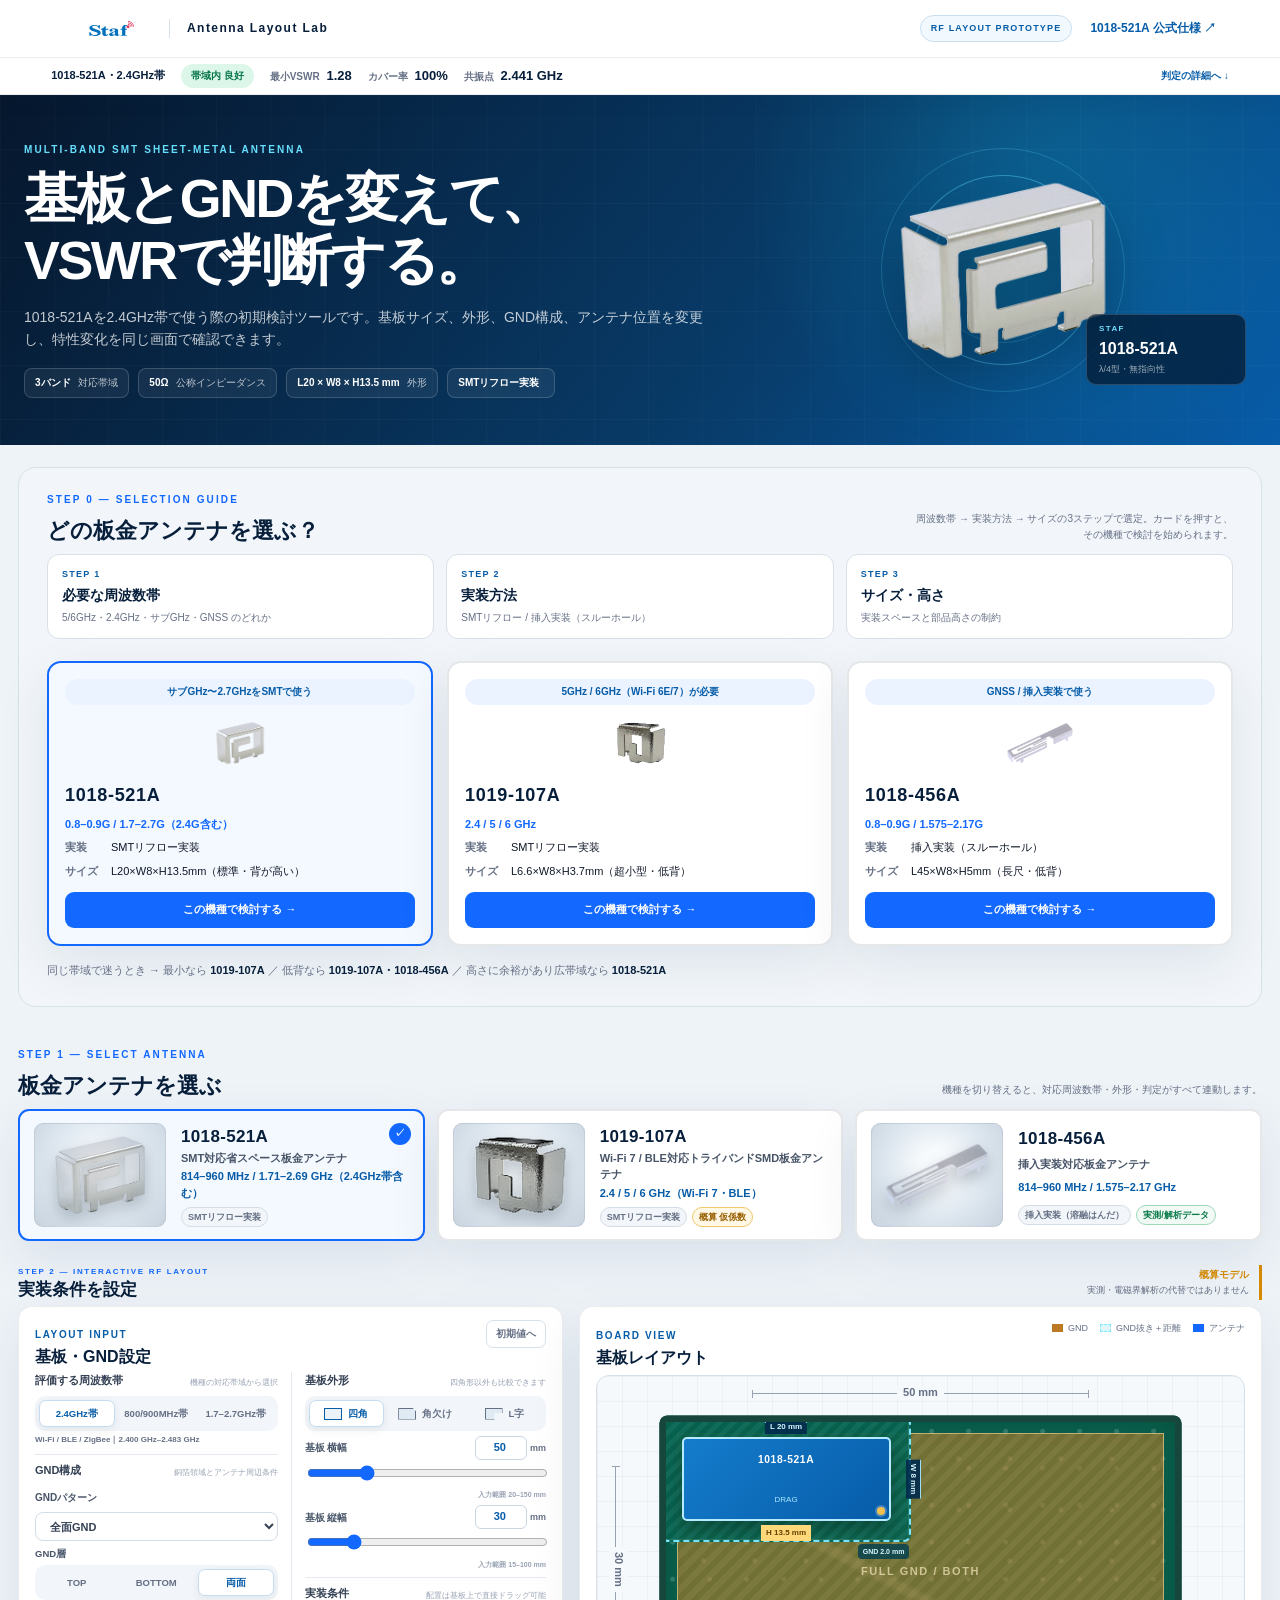
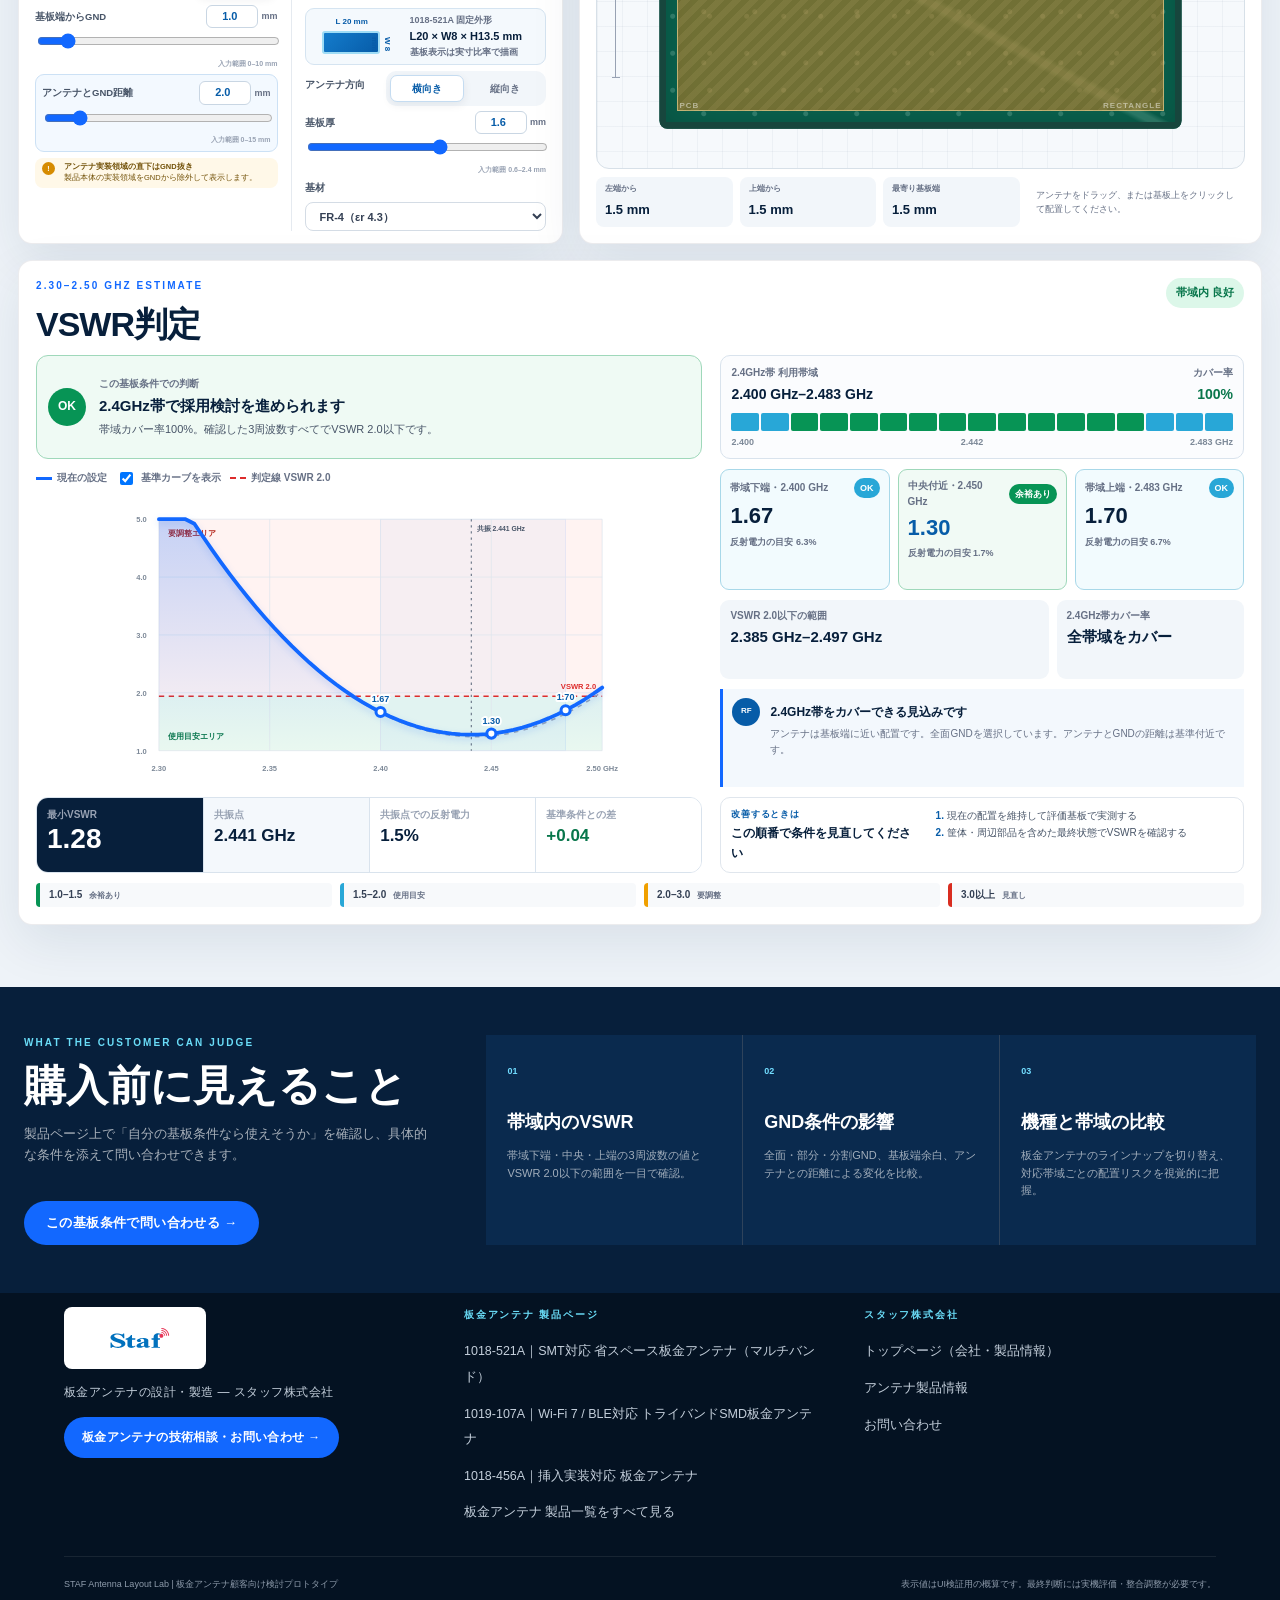
<file: index.html>
<!doctype html>
<html lang="ja">
<head>
  <meta charset="utf-8">
  <meta name="viewport" content="width=device-width, initial-scale=1">
  <meta name="description" content="スタッフ株式会社の板金アンテナを基板・GND・配置条件から検討する顧客向けWebプロトタイプ">
  <title>STAF Antenna Layout Lab | 板金アンテナ使用可否検討ツール</title>
  <link rel="preconnect" href="https://www.staf.co.jp">
  <link rel="stylesheet" href="styles.css?v=260615-6">
</head>
<body>
  <header class="topbar">
    <a class="brand" href="https://www.staf.co.jp/" target="_blank" rel="noopener">
      <img src="images/staf-logo.svg" alt="スタッフ株式会社 板金アンテナ">
      <span>Antenna Layout Lab</span>
    </a>
    <div class="topbar-actions">
      <span class="prototype-badge">RF LAYOUT PROTOTYPE</span>
      <a class="text-link" id="officialLink" href="https://www.staf.co.jp/product/antenna/1018-521.html" target="_blank" rel="noopener">1018-521A 公式仕様 ↗</a>
    </div>
  </header>

  <div class="result-ticker">
    <button class="ticker-inner" id="resultTicker" type="button" aria-label="VSWR判定の詳細へ移動">
      <span class="ticker-model" id="tickerModel">1018-521A・2.4GHz帯</span>
      <span class="ticker-pill" id="tickerPill">帯域内 良好</span>
      <span class="ticker-item">最小VSWR <b id="tickerMinV">–</b></span>
      <span class="ticker-item">カバー率 <b id="tickerCov">–</b></span>
      <span class="ticker-item">共振点 <b id="tickerF0">–</b></span>
      <span class="ticker-jump">判定の詳細へ ↓</span>
    </button>
  </div>

  <main>
    <section class="product-hero">
      <div class="hero-copy">
        <p class="eyebrow" id="heroCategory">MULTI-BAND SMT SHEET-METAL ANTENNA</p>
        <h1>基板とGNDを変えて、<br>VSWRで判断する。</h1>
        <p class="hero-lead" id="heroLead">
          板金アンテナを自社基板で使う際の初期検討ツールです。
          基板サイズ、外形、GND構成、アンテナ位置を変更し、特性変化を同じ画面で確認できます。
        </p>
        <div class="hero-specs" id="heroSpecs"></div>
      </div>
      <div class="product-visual">
        <div class="frequency-ring" aria-hidden="true">
          <span id="ringValue">2.4</span>
          <small id="ringUnit">GHz</small>
        </div>
        <img id="heroImage" src="https://www.staf.co.jp/dcms_media/image/241111_1018-521A_%E8%83%8C%E6%99%AF%E6%8A%9C%E3%81%8D.png" alt="板金アンテナ製品画像">
        <div class="product-caption">
          <span>STAF</span>
          <strong id="captionModel">1018-521A</strong>
          <small id="captionForm">λ/4型・無指向性</small>
        </div>
      </div>
    </section>

    <section class="lab-section">
      <div class="guide-block">
        <div class="model-select-heading">
          <div>
            <p class="eyebrow">STEP 0 — SELECTION GUIDE</p>
            <h2>どの板金アンテナを選ぶ？</h2>
          </div>
          <p class="model-select-note">周波数帯 → 実装方法 → サイズの3ステップで選定。カードを押すと、その機種で検討を始められます。</p>
        </div>
        <ol class="guide-steps">
          <li><span>STEP 1</span><strong>必要な周波数帯</strong><small>5/6GHz・2.4GHz・サブGHz・GNSS のどれか</small></li>
          <li><span>STEP 2</span><strong>実装方法</strong><small>SMTリフロー / 挿入実装（スルーホール）</small></li>
          <li><span>STEP 3</span><strong>サイズ・高さ</strong><small>実装スペースと部品高さの制約</small></li>
        </ol>
        <div class="guide-cards" id="guideCards"></div>
        <p class="guide-tiebreak">同じ帯域で迷うとき → 最小なら <b>1019-107A</b> ／ 低背なら <b>1019-107A・1018-456A</b> ／ 高さに余裕があり広帯域なら <b>1018-521A</b></p>
      </div>

      <div class="model-select-block">
        <div class="model-select-heading">
          <div>
            <p class="eyebrow">STEP 1 — SELECT ANTENNA</p>
            <h2>板金アンテナを選ぶ</h2>
          </div>
          <p class="model-select-note">機種を切り替えると、対応周波数帯・外形・判定がすべて連動します。</p>
        </div>
        <div class="model-cards" id="modelCards"></div>
      </div>

      <div class="lab-heading">
        <div>
          <p class="eyebrow">STEP 2 — INTERACTIVE RF LAYOUT</p>
          <h2>実装条件を設定</h2>
        </div>
        <div class="model-note">
          <strong>概算モデル</strong>
          <span>実測・電磁界解析の代替ではありません</span>
        </div>
      </div>

      <div class="lab-grid">
        <aside class="settings-panel">
          <div class="panel-title">
            <div>
              <span>LAYOUT INPUT</span>
              <h3>基板・GND設定</h3>
            </div>
            <button class="reset-button" id="resetButton" type="button">初期値へ</button>
          </div>

          <div class="settings-cols">
          <div class="settings-col">
          <section class="setting-group">
            <div class="setting-label">
              <span>評価する周波数帯</span>
              <small>機種の対応帯域から選択</small>
            </div>
            <div class="band-options" id="bandSelect"></div>
            <p class="band-use" id="bandUse"></p>
          </section>

          <section class="setting-group">
            <div class="setting-label">
              <span>GND構成</span>
              <small>銅箔領域とアンテナ周辺条件</small>
            </div>

            <div class="range-pair">
              <label class="select-field">
                <span>GNDパターン</span>
                <select id="gndMode">
                  <option value="full">全面GND</option>
                  <option value="partial">部分GND</option>
                  <option value="split">分割GND</option>
                </select>
              </label>

              <div class="gnd-layer-field">
                <span>GND層</span>
                <div class="segmented">
                  <label><input type="radio" name="gndLayer" value="top"><span>TOP</span></label>
                  <label><input type="radio" name="gndLayer" value="bottom"><span>BOTTOM</span></label>
                  <label><input type="radio" name="gndLayer" value="both" checked><span>両面</span></label>
                </div>
              </div>
            </div>

            <div class="range-pair">
              <label class="range-field">
                <span>基板端からGND <span class="num-box"><input id="gndEdgeNum" type="number" min="0" max="10" step="0.5" value="1.0"><i>mm</i></span></span>
                <input id="gndEdge" type="range" min="0" max="10" step="0.5" value="1">
                <small class="range-limits">入力範囲 0–10 mm</small>
              </label>

              <label class="range-field emphasized">
                <span>アンテナとGND距離 <span class="num-box"><input id="gndGapNum" type="number" min="0" max="15" step="0.5" value="2.0"><i>mm</i></span></span>
                <input id="gndGap" type="range" min="0" max="15" step="0.5" value="2">
                <small class="range-limits">入力範囲 0–15 mm</small>
              </label>
            </div>

            <div class="fixed-rule">
              <span class="rule-mark">!</span>
              <p><b>アンテナ実装領域の直下はGND抜き</b><br>製品本体の実装領域をGNDから除外して表示します。</p>
            </div>
          </section>
          </div>

          <div class="settings-col">
          <section class="setting-group">
            <div class="setting-label">
              <span>基板外形</span>
              <small>四角形以外も比較できます</small>
            </div>
            <div class="shape-options">
              <label>
                <input type="radio" name="boardShape" value="rectangle" checked>
                <span><i class="shape-icon rectangle"></i>四角</span>
              </label>
              <label>
                <input type="radio" name="boardShape" value="chamfer">
                <span><i class="shape-icon chamfer"></i>角欠け</span>
              </label>
              <label>
                <input type="radio" name="boardShape" value="lshape">
                <span><i class="shape-icon lshape"></i>L字</span>
              </label>
            </div>

            <div class="range-pair">
              <label class="range-field">
                <span>基板 横幅 <span class="num-box"><input id="boardWidthNum" type="number" min="20" max="150" step="1" value="50"><i>mm</i></span></span>
                <input id="boardWidth" type="range" min="20" max="150" step="1" value="50">
                <small class="range-limits">入力範囲 20–150 mm</small>
              </label>
              <label class="range-field">
                <span>基板 縦幅 <span class="num-box"><input id="boardHeightNum" type="number" min="15" max="100" step="1" value="30"><i>mm</i></span></span>
                <input id="boardHeight" type="range" min="15" max="100" step="1" value="30">
                <small class="range-limits">入力範囲 15–100 mm</small>
              </label>
            </div>
          </section>

          <section class="setting-group">
            <div class="setting-label">
              <span>実装条件</span>
              <small>配置は基板上で直接ドラッグ可能</small>
            </div>

            <div class="antenna-size-card">
              <div class="size-sketch">
                <span class="size-length" id="sizeLengthLabel">L 20 mm</span>
                <i id="sizeSketchBody"></i>
                <span class="size-width" id="sizeWidthLabel">W 8 mm</span>
              </div>
              <div>
                <span id="antennaCardKicker">1018-521A 固定外形</span>
                <strong id="antennaCardDims">L20 × W8 × H13.5 mm</strong>
                <small id="antennaCardNote">基板表示は実寸比率で描画</small>
              </div>
            </div>

            <div class="control-row">
              <span>アンテナ方向</span>
              <div class="segmented compact">
                <label><input type="radio" name="orientation" value="0" checked><span>横向き</span></label>
                <label><input type="radio" name="orientation" value="90"><span>縦向き</span></label>
              </div>
            </div>

            <div class="range-pair">
              <label class="range-field">
                <span>基板厚 <span class="num-box"><input id="thicknessNum" type="number" min="0.6" max="2.4" step="0.2" value="1.6"><i>mm</i></span></span>
                <input id="thickness" type="range" min="0.6" max="2.4" step="0.2" value="1.6">
                <small class="range-limits">入力範囲 0.6–2.4 mm</small>
              </label>

              <label class="select-field">
                <span>基材</span>
                <select id="material">
                  <option value="fr4">FR-4（εr 4.3）</option>
                  <option value="lowloss">低損失材（εr 3.5）</option>
                  <option value="highk">高誘電率材（εr 4.8）</option>
                </select>
              </label>
            </div>
          </section>
          </div>
          </div>
        </aside>

        <section class="board-panel">
          <div class="board-panel-header">
            <div>
              <span class="panel-kicker">BOARD VIEW</span>
              <h3>基板レイアウト</h3>
            </div>
            <div class="view-legend">
              <span><i class="legend-gnd"></i>GND</span>
              <span><i class="legend-keepout"></i>GND抜き＋距離</span>
              <span><i class="legend-ant"></i>アンテナ</span>
            </div>
          </div>

          <div class="pcb-canvas" id="pcbCanvas">
            <div class="dimension dimension-width">
              <span id="widthDimension">50 mm</span>
            </div>
            <div class="dimension dimension-height">
              <span id="heightDimension">30 mm</span>
            </div>
            <div class="pcb-board shape-rectangle" id="pcbBoard">
              <div class="pcb-traces" aria-hidden="true"></div>
              <div class="gnd-plane mode-full" id="gndPlane">
                <span>GND / BOTH LAYERS</span>
              </div>
              <div class="antenna-keepout" id="antennaKeepout">
                <span id="gapLabel">GND 2.0 mm</span>
              </div>
              <button class="sheet-antenna" id="antennaBlock" type="button" aria-label="板金アンテナ。ドラッグして配置を変更できます">
                <span class="antenna-body" id="antennaBodyLabel">1018-521A</span>
                <i class="feed-pin"></i>
                <small>DRAG</small>
                <span class="antenna-dimension dimension-l" id="antennaLengthLabel">L 20 mm</span>
                <span class="antenna-dimension dimension-w" id="antennaWidthLabel">W 8 mm</span>
                <span class="antenna-height-label" id="antennaHeightLabel">H 13.5 mm</span>
              </button>
              <span class="board-origin">PCB</span>
              <span class="board-shape-label" id="boardShapeLabel">RECTANGLE</span>
            </div>
          </div>

          <div class="position-readout">
            <div>
              <span>左端から</span>
              <strong id="positionX">2.5 mm</strong>
            </div>
            <div>
              <span>上端から</span>
              <strong id="positionY">2.0 mm</strong>
            </div>
            <div>
              <span>最寄り基板端</span>
              <strong id="nearestEdge">2.0 mm</strong>
            </div>
            <p>アンテナをドラッグ、または基板上をクリックして配置してください。</p>
          </div>
        </section>

        <section class="vswr-panel">
          <div class="vswr-header">
            <div>
              <p class="eyebrow" id="chartRangeEyebrow">2.30–2.50 GHZ ESTIMATE</p>
              <h2>VSWR判定</h2>
            </div>
            <span class="status-pill" id="riskPill">良好</span>
          </div>

          <div class="customer-verdict good" id="customerVerdict">
            <span class="verdict-icon" id="verdictIcon">OK</span>
            <div>
              <span class="verdict-label">この基板条件での判断</span>
              <strong id="verdictTitle">採用検討を進められます</strong>
              <p id="verdictSummary">帯域全体でVSWR 2.0以下となる見込みです。</p>
            </div>
          </div>

          <div class="decision-scale" aria-label="VSWRの判断目安">
            <div class="ideal"><strong>1.0–1.5</strong><span>余裕あり</span></div>
            <div class="pass"><strong>1.5–2.0</strong><span>使用目安</span></div>
            <div class="adjust"><strong>2.0–3.0</strong><span>要調整</span></div>
            <div class="poor"><strong>3.0以上</strong><span>見直し</span></div>
          </div>

          <div class="vswr-hero-metric">
            <div>
              <span>最小VSWR</span>
              <strong id="minVswr">1.28</strong>
            </div>
            <div class="resonance">
              <span>共振点</span>
              <strong id="resonanceFrequency">2.442 GHz</strong>
            </div>
            <div class="reflected">
              <span>共振点での反射電力</span>
              <strong id="reflectedPower">1.5%</strong>
            </div>
            <div class="baseline-delta">
              <span>基準条件との差</span>
              <strong id="baselineDelta">+0.04</strong>
            </div>
          </div>

          <div class="chart-block">
          <div class="chart-key">
            <span><i class="current-curve"></i>現在の設定</span>
            <label><input id="showBaseline" type="checkbox" checked>基準カーブを表示</label>
            <span><i class="limit-line"></i>判定線 VSWR 2.0</span>
          </div>

          <svg class="vswr-chart" id="vswrChart" viewBox="0 0 700 390" role="img" aria-label="選択した周波数帯のVSWR概算グラフ">
            <defs>
              <linearGradient id="vswrFill" x1="0" y1="0" x2="0" y2="1">
                <stop offset="0%" stop-color="#1268ff" stop-opacity=".24"/>
                <stop offset="100%" stop-color="#1268ff" stop-opacity="0"/>
              </linearGradient>
            </defs>
            <rect class="fail-zone" x="72" y="36" width="586" height="234"></rect>
            <rect class="pass-zone" x="72" y="270" width="586" height="72"></rect>
            <rect class="wifi-band-zone" id="wifiBandZone" x="365" y="36" width="244" height="306"></rect>
            <g class="chart-grid" id="chartGrid"></g>
            <line class="threshold-line" x1="72" y1="270" x2="658" y2="270"></line>
            <text class="threshold-label" x="650" y="260" text-anchor="end">VSWR 2.0</text>
            <text class="zone-label fail-label" x="84" y="58">要調整エリア</text>
            <text class="zone-label pass-label" x="84" y="327">使用目安エリア</text>
            <line id="resonanceLine" class="resonance-line" x1="0" y1="36" x2="0" y2="342"></line>
            <text id="resonanceChartLabel" class="resonance-chart-label" x="0" y="52">共振点</text>
            <path id="baselinePath" class="baseline-path"></path>
            <path id="vswrArea" class="vswr-area"></path>
            <path id="vswrPath" class="vswr-path"></path>
            <g id="chartPoints"></g>
            <g id="chartPointLabels"></g>
            <g id="axisLabels"></g>
            <text id="chartMessage" class="chart-message" x="365" y="176" text-anchor="middle" style="display:none">
              <tspan x="365" dy="0">設計対象外：アンテナがGNDの内側です</tspan>
              <tspan x="365" dy="30">基板端のGND抜き領域へ移動してください</tspan>
            </text>
          </svg>
          </div>

          <div class="band-coverage-visual">
            <div class="band-coverage-heading">
              <div>
                <span id="bandRangeKicker">利用帯域</span>
                <strong id="bandRangeText">2.400–2.4835 GHz</strong>
              </div>
              <div class="coverage-score">
                <span>カバー率</span>
                <strong id="bandCoverage">100%</strong>
              </div>
            </div>
            <div class="band-segments" id="bandSegments" aria-label="周波数別VSWR判定"></div>
            <div class="band-axis">
              <span id="bandAxisStart">2.400</span>
              <span id="bandAxisMid">2.442</span>
              <span id="bandAxisEnd">2.4835 GHz</span>
            </div>
          </div>

          <div class="frequency-cards">
            <article id="cardF0">
              <div class="frequency-card-heading">
                <span id="freqLabelF0">帯域下端・2.400 GHz</span>
                <b id="judgmentF0">OK</b>
              </div>
              <strong id="vswrF0">1.55</strong>
              <small id="reflectionF0">反射電力 4.7%</small>
            </article>
            <article class="primary" id="cardF1">
              <div class="frequency-card-heading">
                <span id="freqLabelF1">中央付近・2.450 GHz</span>
                <b id="judgmentF1">OK</b>
              </div>
              <strong id="vswrF1">1.32</strong>
              <small id="reflectionF1">反射電力 1.8%</small>
            </article>
            <article id="cardF2">
              <div class="frequency-card-heading">
                <span id="freqLabelF2">帯域上端・2.4835 GHz</span>
                <b id="judgmentF2">OK</b>
              </div>
              <strong id="vswrF2">1.70</strong>
              <small id="reflectionF2">反射電力 6.7%</small>
            </article>
          </div>

          <div class="bandwidth-row">
            <div>
              <span>VSWR 2.0以下の範囲</span>
              <strong id="passBandwidth">2.392–2.492 GHz</strong>
            </div>
            <div>
              <span id="coverageBandName">帯域カバー率</span>
              <strong id="coverageStatement">全帯域をカバー</strong>
            </div>
          </div>

          <div class="rf-diagnosis">
            <span class="diagnosis-icon">RF</span>
            <div>
              <strong id="diagnosisTitle">選択帯域をカバーできる見込みです</strong>
              <p id="diagnosisText">アンテナが基板端にあり、GND距離も基準値に近いため、初期配置として良好です。</p>
            </div>
          </div>

          <div class="improvement-panel">
            <div>
              <span class="improvement-kicker">改善するときは</span>
              <strong>この順番で条件を見直してください</strong>
            </div>
            <ol id="improvementList">
              <li>アンテナを基板端へ移動</li>
              <li>GNDを全面・両面へ変更</li>
              <li>アンテナとGNDの距離を2mm前後へ調整</li>
            </ol>
          </div>
        </section>
      </div>
    </section>

    <section class="technical-section">
      <div class="technical-copy">
        <p class="eyebrow">WHAT THE CUSTOMER CAN JUDGE</p>
        <h2>購入前に見えること</h2>
        <p>製品ページ上で「自分の基板条件なら使えそうか」を確認し、具体的な条件を添えて問い合わせできます。</p>
        <a class="technical-cta" href="https://www.staf.co.jp/contact.html" target="_blank" rel="noopener">この基板条件で問い合わせる →</a>
      </div>
      <div class="technical-grid">
        <article>
          <span>01</span>
          <h3>帯域内のVSWR</h3>
          <p>帯域下端・中央・上端の3周波数の値とVSWR 2.0以下の範囲を一目で確認。</p>
        </article>
        <article>
          <span>02</span>
          <h3>GND条件の影響</h3>
          <p>全面・部分・分割GND、基板端余白、アンテナとの距離による変化を比較。</p>
        </article>
        <article>
          <span>03</span>
          <h3>機種と帯域の比較</h3>
          <p>板金アンテナのラインナップを切り替え、対応帯域ごとの配置リスクを視覚的に把握。</p>
        </article>
      </div>
    </section>
  </main>

  <footer class="site-footer">
    <nav class="footer-nav" aria-label="スタッフ株式会社の関連ページ">
      <div class="footer-col footer-brand-col">
        <a class="footer-logo" href="https://www.staf.co.jp/" target="_blank" rel="noopener">
          <img src="images/staf-logo.svg" alt="スタッフ株式会社 トップページ">
        </a>
        <p class="footer-tagline">板金アンテナの設計・製造 — スタッフ株式会社</p>
        <a class="footer-cta" href="https://www.staf.co.jp/contact.html" target="_blank" rel="noopener">板金アンテナの技術相談・お問い合わせ →</a>
      </div>

      <div class="footer-col">
        <span class="footer-heading">板金アンテナ 製品ページ</span>
        <ul class="footer-links">
          <li><a href="https://www.staf.co.jp/product/antenna/1018-521.html" target="_blank" rel="noopener">1018-521A｜SMT対応 省スペース板金アンテナ（マルチバンド）</a></li>
          <li><a href="https://www.staf.co.jp/product/antenna/1019-107A.html" target="_blank" rel="noopener">1019-107A｜Wi-Fi 7 / BLE対応 トライバンドSMD板金アンテナ</a></li>
          <li><a href="https://www.staf.co.jp/product/antenna/1018-456.html" target="_blank" rel="noopener">1018-456A｜挿入実装対応 板金アンテナ</a></li>
          <li><a href="https://www.staf.co.jp/product/antenna/" target="_blank" rel="noopener">板金アンテナ 製品一覧をすべて見る</a></li>
        </ul>
      </div>

      <div class="footer-col">
        <span class="footer-heading">スタッフ株式会社</span>
        <ul class="footer-links">
          <li><a href="https://www.staf.co.jp/" target="_blank" rel="noopener">トップページ（会社・製品情報）</a></li>
          <li><a href="https://www.staf.co.jp/product/antenna/" target="_blank" rel="noopener">アンテナ製品情報</a></li>
          <li><a href="https://www.staf.co.jp/contact.html" target="_blank" rel="noopener">お問い合わせ</a></li>
        </ul>
      </div>
    </nav>

    <div class="footer-base">
      <p>STAF Antenna Layout Lab | 板金アンテナ顧客向け検討プロトタイプ</p>
      <p>表示値はUI検証用の概算です。最終判断には実機評価・整合調整が必要です。</p>
    </div>
  </footer>

  <script src="antenna-data.js?v=260615-6"></script>
  <script src="antenna-456a-data.js?v=260615-6"></script>
  <script src="app.js?v=260615-6"></script>
</body>
</html>
</file>
<file: styles.css>
:root {
  --ink: #101828;
  --muted: #667085;
  --line: #d8e0e9;
  --soft: #f2f6fa;
  --paper: #ffffff;
  --blue: #075ca8;
  --blue-bright: #1268ff;
  --cyan: #17b9d4;
  --navy: #071f3b;
  --red: #dd2c2c;
  --green: #119b63;
  --amber: #d68b00;
  --copper: #bc7a24;
  --shadow: 0 18px 52px rgba(13, 44, 78, .09);
}

* {
  box-sizing: border-box;
}

html {
  scroll-behavior: smooth;
}

body {
  margin: 0;
  color: var(--ink);
  background: #eef3f8;
  font-family: "Noto Sans JP", "Yu Gothic UI", "Yu Gothic", "Hiragino Kaku Gothic ProN", sans-serif;
  line-height: 1.6;
}

button,
input,
select {
  font: inherit;
}

button,
label,
select,
input[type="range"] {
  cursor: pointer;
}

.topbar {
  min-height: 72px;
  padding: 11px clamp(20px, 5vw, 72px);
  display: flex;
  align-items: center;
  justify-content: space-between;
  gap: 24px;
  background: rgba(255, 255, 255, .96);
  border-bottom: 1px solid rgba(16, 24, 40, .08);
  position: sticky;
  top: 0;
  z-index: 40;
  backdrop-filter: blur(13px);
}

.brand {
  display: flex;
  align-items: center;
  gap: 17px;
  color: var(--navy);
  font-size: 12px;
  font-weight: 900;
  letter-spacing: .12em;
  text-decoration: none;
}

.brand img {
  width: 100px;
}

.brand span {
  padding-left: 17px;
  border-left: 1px solid var(--line);
}

.topbar-actions {
  display: flex;
  align-items: center;
  gap: 18px;
}

.prototype-badge {
  padding: 5px 10px;
  border: 1px solid #c6deef;
  border-radius: 999px;
  color: var(--blue);
  background: #f1f9ff;
  font-size: 9px;
  font-weight: 900;
  letter-spacing: .13em;
}

.text-link {
  color: var(--blue);
  font-size: 12px;
  font-weight: 900;
  text-decoration: none;
}

main {
  overflow: hidden;
}

.eyebrow {
  margin: 0 0 10px;
  color: var(--blue-bright);
  font-size: 10px;
  font-weight: 900;
  letter-spacing: .21em;
}

.product-hero {
  min-height: 430px;
  padding: 64px max(24px, calc((100vw - 1400px) / 2));
  display: grid;
  grid-template-columns: minmax(0, 1.15fr) minmax(360px, .85fr);
  align-items: center;
  gap: 60px;
  color: white;
  background:
    radial-gradient(circle at 82% 25%, rgba(21, 186, 219, .24), transparent 28%),
    linear-gradient(125deg, #06172d, #083b68 60%, #075ca8);
  position: relative;
}

.product-hero::after {
  content: "";
  position: absolute;
  inset: 0;
  opacity: .12;
  background-image:
    linear-gradient(rgba(255,255,255,.2) 1px, transparent 1px),
    linear-gradient(90deg, rgba(255,255,255,.2) 1px, transparent 1px);
  background-size: 54px 54px;
  pointer-events: none;
}

.hero-copy,
.product-visual {
  position: relative;
  z-index: 1;
}

.product-hero .eyebrow {
  color: #66dffd;
}

.product-hero h1 {
  margin: 0;
  font-size: clamp(42px, 4.7vw, 68px);
  line-height: 1.14;
  letter-spacing: -.045em;
}

.hero-lead {
  max-width: 720px;
  margin: 22px 0 0;
  color: rgba(255,255,255,.76);
  font-size: 16px;
}

.hero-specs {
  margin-top: 27px;
  display: flex;
  flex-wrap: wrap;
  gap: 9px;
}

.hero-specs span {
  padding: 8px 12px;
  border: 1px solid rgba(255,255,255,.17);
  border-radius: 8px;
  color: rgba(255,255,255,.72);
  background: rgba(255,255,255,.06);
  font-size: 10px;
}

.hero-specs b {
  margin-right: 5px;
  color: white;
}

.product-visual {
  min-height: 300px;
  display: grid;
  place-items: center;
}

.product-visual img {
  width: min(88%, 420px);
  max-height: 250px;
  object-fit: contain;
  filter: drop-shadow(0 26px 28px rgba(0,0,0,.28));
  position: relative;
  z-index: 2;
}

.frequency-ring {
  width: 235px;
  height: 235px;
  display: grid;
  place-content: center;
  border: 1px solid rgba(98, 224, 255, .42);
  border-radius: 50%;
  color: white;
  background: radial-gradient(circle, rgba(21,185,212,.15), transparent 65%);
  position: absolute;
}

.frequency-ring::before,
.frequency-ring::after {
  content: "";
  position: absolute;
  border: 1px solid rgba(98, 224, 255, .22);
  border-radius: 50%;
}

.frequency-ring::before { inset: 25px; }
.frequency-ring::after { inset: -36px; }

.frequency-ring span {
  font-size: 44px;
  font-weight: 900;
  line-height: 1;
}

.frequency-ring small {
  color: #7be4ff;
  font-size: 12px;
  font-weight: 900;
  letter-spacing: .18em;
  text-align: center;
}

.product-caption {
  min-width: 160px;
  padding: 11px 15px;
  display: flex;
  flex-direction: column;
  border: 1px solid rgba(255,255,255,.16);
  border-radius: 10px;
  background: rgba(3, 24, 48, .72);
  position: absolute;
  right: 2%;
  bottom: 0;
  z-index: 3;
}

.product-caption span {
  color: #74ddfa;
  font-size: 8px;
  font-weight: 900;
  letter-spacing: .18em;
}

.product-caption strong {
  font-size: 16px;
}

.product-caption small {
  color: rgba(255,255,255,.6);
  font-size: 9px;
}

.lab-section {
  padding: 62px max(18px, calc((100vw - 1480px) / 2)) 90px;
}

.lab-heading {
  margin-bottom: 24px;
  display: flex;
  align-items: flex-end;
  justify-content: space-between;
  gap: 24px;
}

.lab-heading h2 {
  margin: 0;
  color: var(--navy);
  font-size: clamp(30px, 3vw, 44px);
  line-height: 1.15;
}

.model-note {
  padding: 7px 13px;
  display: flex;
  flex-direction: column;
  align-items: flex-end;
  border-right: 3px solid var(--amber);
}

.model-note strong {
  color: var(--amber);
  font-size: 10px;
}

.model-note span {
  color: var(--muted);
  font-size: 9px;
}

.lab-grid {
  display: grid;
  grid-template-columns: 330px minmax(500px, 1.08fr) minmax(470px, .92fr);
  gap: 18px;
  align-items: start;
}

.lab-grid > * {
  min-width: 0;
}

.settings-panel,
.board-panel,
.vswr-panel {
  min-width: 0;
  border: 1px solid rgba(16, 24, 40, .08);
  border-radius: 18px;
  background: white;
  box-shadow: var(--shadow);
}

.settings-panel {
  padding: 23px;
}

.panel-title,
.board-panel-header,
.vswr-header {
  display: flex;
  align-items: flex-start;
  justify-content: space-between;
  gap: 16px;
}

.panel-title span,
.panel-kicker {
  color: var(--blue);
  font-size: 8px;
  font-weight: 900;
  letter-spacing: .16em;
}

.panel-title h3,
.board-panel-header h3,
.vswr-header h2 {
  margin: 2px 0 0;
  color: var(--navy);
  line-height: 1.2;
}

.panel-title h3,
.board-panel-header h3 {
  font-size: 20px;
}

.reset-button {
  padding: 6px 9px;
  border: 1px solid var(--line);
  border-radius: 7px;
  color: var(--muted);
  background: white;
  font-size: 9px;
  font-weight: 900;
}

.setting-group {
  margin-top: 23px;
  padding-top: 21px;
  border-top: 1px solid #e5eaf0;
}

.setting-label {
  margin-bottom: 12px;
  display: flex;
  align-items: flex-end;
  justify-content: space-between;
  gap: 10px;
}

.setting-label > span {
  color: #344054;
  font-size: 12px;
  font-weight: 900;
}

.setting-label small {
  color: #98a2b3;
  font-size: 8px;
}

.shape-options,
.segmented {
  padding: 4px;
  display: grid;
  grid-template-columns: repeat(3, 1fr);
  gap: 4px;
  border-radius: 10px;
  background: var(--soft);
}

.shape-options input,
.segmented input {
  position: absolute;
  opacity: 0;
  pointer-events: none;
}

.shape-options label > span,
.segmented label > span {
  min-height: 39px;
  padding: 6px;
  display: flex;
  align-items: center;
  justify-content: center;
  gap: 6px;
  border: 1px solid transparent;
  border-radius: 7px;
  color: #667085;
  font-size: 9px;
  font-weight: 900;
}

.shape-options input:checked + span,
.segmented input:checked + span {
  border-color: #c5dcf1;
  color: var(--blue);
  background: white;
  box-shadow: 0 3px 10px rgba(16,24,40,.07);
}

.shape-icon {
  width: 18px;
  height: 12px;
  display: inline-block;
  border: 1px solid currentColor;
  background: rgba(7,92,168,.08);
}

.shape-icon.chamfer {
  clip-path: polygon(0 0, 78% 0, 100% 32%, 100% 100%, 0 100%);
}

.shape-icon.lshape {
  clip-path: polygon(0 0, 100% 0, 100% 45%, 55% 45%, 55% 100%, 0 100%);
}

.range-pair {
  display: grid;
  grid-template-columns: 1fr 1fr;
  gap: 13px;
}

.range-field,
.select-field {
  margin-top: 15px;
  display: block;
}

.range-field > span,
.select-field > span,
.control-row > span {
  margin-bottom: 6px;
  display: flex;
  align-items: center;
  justify-content: space-between;
  color: #475467;
  font-size: 9px;
  font-weight: 800;
}

.range-field output {
  color: var(--blue);
  font-weight: 900;
}

input[type="range"] {
  width: 100%;
  accent-color: var(--blue-bright);
}

.select-field select {
  width: 100%;
  min-height: 40px;
  padding: 0 10px;
  border: 1px solid #d4dce5;
  border-radius: 8px;
  color: #344054;
  background: white;
  font-size: 10px;
  font-weight: 700;
}

.segmented {
  margin-top: 12px;
}

.segmented.compact {
  width: 160px;
  margin: 0;
  grid-template-columns: 1fr 1fr;
}

.emphasized {
  padding: 11px;
  border: 1px solid #cce1f5;
  border-radius: 9px;
  background: #f3f9ff;
}

.fixed-rule {
  margin-top: 13px;
  padding: 10px;
  display: flex;
  gap: 9px;
  border-radius: 8px;
  background: #fff8e8;
}

.rule-mark {
  width: 19px;
  height: 19px;
  display: grid;
  place-items: center;
  border-radius: 50%;
  color: white;
  background: var(--amber);
  font-size: 10px;
  font-weight: 900;
  flex: 0 0 auto;
}

.fixed-rule p {
  margin: 0;
  color: #725108;
  font-size: 8px;
  line-height: 1.5;
}

.control-row {
  display: flex;
  align-items: center;
  justify-content: space-between;
  gap: 10px;
}

.antenna-size-card {
  margin-bottom: 14px;
  padding: 11px;
  display: grid;
  grid-template-columns: 84px 1fr;
  align-items: center;
  gap: 12px;
  border: 1px solid #d5e4f1;
  border-radius: 9px;
  background: #f4f9fd;
}

.antenna-size-card > div:last-child {
  min-width: 0;
}

.antenna-size-card > div:last-child span,
.antenna-size-card > div:last-child small {
  display: block;
  color: var(--muted);
  font-size: 7px;
  font-weight: 800;
}

.antenna-size-card strong {
  display: block;
  color: var(--navy);
  font-size: 11px;
}

.size-sketch {
  width: 76px;
  height: 52px;
  position: relative;
}

.size-sketch i {
  width: 58px;
  height: 23px;
  display: block;
  border: 2px solid #9fdcf5;
  border-radius: 3px;
  background: linear-gradient(135deg, #147ccc, #075ca8);
  position: absolute;
  left: 8px;
  top: 15px;
}

.size-length,
.size-width {
  color: var(--blue);
  font-size: 6px;
  font-weight: 900;
  position: absolute;
}

.size-length {
  left: 22px;
  top: 0;
}

.size-width {
  right: -3px;
  top: 21px;
  writing-mode: vertical-rl;
}

.board-panel {
  padding: 24px;
}

.view-legend {
  display: flex;
  gap: 12px;
  color: var(--muted);
  font-size: 8px;
  white-space: nowrap;
}

.view-legend span {
  display: flex;
  align-items: center;
  gap: 5px;
}

.view-legend i {
  width: 11px;
  height: 8px;
  display: inline-block;
}

.legend-gnd { background: var(--copper); }
.legend-keepout { border: 1px dashed #7ee8ff; background: rgba(34,187,220,.15); }
.legend-ant { background: var(--blue-bright); }

.pcb-canvas {
  width: 100%;
  min-width: 0;
  min-height: 520px;
  margin-top: 16px;
  display: grid;
  place-items: center;
  border: 1px solid #d7e0e8;
  border-radius: 13px;
  background:
    linear-gradient(rgba(8, 45, 77, .04) 1px, transparent 1px),
    linear-gradient(90deg, rgba(8, 45, 77, .04) 1px, transparent 1px),
    #f6f9fc;
  background-size: 25px 25px;
  position: relative;
  overflow: hidden;
}

.pcb-board {
  width: 560px;
  height: 336px;
  min-width: 0;
  min-height: 0;
  max-width: none;
  justify-self: center;
  border: 7px solid #17463d;
  background: #09624e;
  box-shadow: 0 20px 40px rgba(8,45,50,.22), inset 0 0 35px rgba(0,0,0,.18);
  position: relative;
  overflow: hidden;
  touch-action: none;
  transition: clip-path .2s ease;
}

.shape-rectangle {
  clip-path: inset(0 round 8px);
}

.shape-chamfer {
  clip-path: polygon(0 0, 87% 0, 100% 18%, 100% 100%, 0 100%);
}

.shape-lshape {
  clip-path: polygon(0 0, 100% 0, 100% 47%, 62% 47%, 62% 100%, 0 100%);
}

.pcb-traces {
  position: absolute;
  inset: 0;
  opacity: .19;
  background:
    radial-gradient(circle at 18% 25%, #d3f5e7 0 2px, transparent 3px),
    radial-gradient(circle at 74% 72%, #d3f5e7 0 2px, transparent 3px),
    linear-gradient(28deg, transparent 44%, #b7e9d7 45% 46%, transparent 47%);
  background-size: 37px 37px, 51px 51px, 100% 100%;
  pointer-events: none;
}

.gnd-plane {
  display: grid;
  place-items: center;
  border: 1px solid rgba(255,230,164,.55);
  color: rgba(255,240,200,.65);
  background:
    repeating-linear-gradient(135deg, rgba(255,226,164,.08) 0 6px, transparent 6px 12px),
    rgba(188,122,36,.58);
  position: absolute;
  z-index: 1;
  pointer-events: none;
}

.gnd-plane span {
  font-size: 9px;
  font-weight: 900;
  letter-spacing: .14em;
}

.gnd-plane.mode-partial {
  right: 34% !important;
}

.gnd-plane.mode-split {
  background:
    linear-gradient(90deg, rgba(188,122,36,.65) 0 44%, transparent 44% 56%, rgba(188,122,36,.65) 56% 100%),
    repeating-linear-gradient(135deg, rgba(255,226,164,.08) 0 6px, transparent 6px 12px);
}

.antenna-keepout {
  border: 2px dashed #79e7ff;
  border-radius: 7px;
  background:
    repeating-linear-gradient(135deg, rgba(121,231,255,.08) 0 5px, transparent 5px 10px),
    rgba(9, 98, 78, .96);
  box-shadow: inset 0 0 0 1px rgba(213,248,255,.12);
  position: absolute;
  z-index: 3;
  pointer-events: none;
}

.antenna-keepout span {
  padding: 2px 5px;
  border-radius: 4px;
  color: #d5f8ff;
  background: rgba(0,63,81,.8);
  font-size: 7px;
  font-weight: 900;
  position: absolute;
  right: 0;
  bottom: -19px;
}

.sheet-antenna {
  min-width: 54px;
  min-height: 30px;
  padding: 0;
  display: grid;
  place-items: center;
  border: 2px solid #b6ebff;
  border-radius: 5px;
  color: white;
  background: linear-gradient(135deg, #147ccc, #075ca8);
  box-shadow: 0 8px 18px rgba(0,0,0,.28);
  position: absolute;
  left: 5%;
  top: 7%;
  z-index: 6;
  user-select: none;
}

.sheet-antenna.vertical .antenna-body {
  writing-mode: vertical-rl;
}

.antenna-body {
  font-size: clamp(7px, .7vw, 10px);
  font-weight: 900;
  letter-spacing: .06em;
}

.sheet-antenna small {
  color: #a9e7ff;
  font-size: 6px;
}

.antenna-dimension,
.antenna-height-label {
  color: #d8f5ff;
  background: rgba(0, 43, 77, .9);
  font-size: 7px;
  font-weight: 900;
  line-height: 1;
  white-space: nowrap;
  position: absolute;
  pointer-events: none;
}

.dimension-l {
  padding: 3px 5px;
  left: 50%;
  top: -20px;
  transform: translateX(-50%);
  border-top: 1px solid #9edff8;
}

.dimension-l::before,
.dimension-l::after {
  content: "";
  width: 1px;
  height: 6px;
  background: #9edff8;
  position: absolute;
  top: -3px;
}

.dimension-l::before { left: 0; }
.dimension-l::after { right: 0; }

.dimension-w {
  padding: 4px 3px;
  right: -32px;
  top: 50%;
  transform: translateY(-50%);
  border-right: 1px solid #9edff8;
  writing-mode: vertical-rl;
}

.antenna-height-label {
  padding: 4px 5px;
  left: 50%;
  bottom: -22px;
  transform: translateX(-50%);
  color: #624100;
  background: #ffd879;
}

.sheet-antenna.vertical .dimension-l {
  left: -22px;
  top: 50%;
  transform: translateY(-50%);
  border-top: 0;
  border-left: 1px solid #9edff8;
  writing-mode: vertical-rl;
}

.sheet-antenna.vertical .dimension-w {
  right: auto;
  left: 50%;
  top: -20px;
  transform: translateX(-50%);
  border-right: 0;
  border-top: 1px solid #9edff8;
  writing-mode: horizontal-tb;
}

.feed-pin {
  width: 8px;
  height: 8px;
  border-radius: 50%;
  background: #f2c04e;
  box-shadow: 0 0 0 2px rgba(255,255,255,.24);
  position: absolute;
  right: 4px;
  bottom: 4px;
}

.board-origin,
.board-shape-label {
  color: rgba(255,255,255,.48);
  font-size: 8px;
  font-weight: 900;
  letter-spacing: .13em;
  position: absolute;
  z-index: 2;
}

.board-origin {
  left: 13px;
  bottom: 9px;
}

.board-shape-label {
  right: 13px;
  bottom: 9px;
}

.dimension {
  color: #667085;
  font-size: 9px;
  font-weight: 900;
  position: absolute;
}

.dimension::before,
.dimension::after {
  content: "";
  position: absolute;
  background: #98a2b3;
}

.dimension-width {
  width: 52%;
  height: 18px;
  top: 17px;
  left: 24%;
  border-top: 1px solid #98a2b3;
  text-align: center;
}

.dimension-width::before,
.dimension-width::after {
  width: 1px;
  height: 8px;
  top: -4px;
}

.dimension-width::before { left: 0; }
.dimension-width::after { right: 0; }

.dimension-width span {
  padding: 0 6px;
  background: #f6f9fc;
  position: relative;
  top: -10px;
}

.dimension-height {
  height: 54%;
  width: 18px;
  left: 18px;
  top: 23%;
  border-left: 1px solid #98a2b3;
}

.dimension-height::before,
.dimension-height::after {
  width: 8px;
  height: 1px;
  left: -4px;
}

.dimension-height::before { top: 0; }
.dimension-height::after { bottom: 0; }

.dimension-height span {
  padding: 5px 0;
  background: #f6f9fc;
  writing-mode: vertical-rl;
  position: relative;
  left: -7px;
  top: 38%;
}

.position-readout {
  margin-top: 14px;
  display: grid;
  grid-template-columns: repeat(3, 1fr) minmax(180px, 1.6fr);
  gap: 7px;
}

.position-readout > div {
  padding: 10px;
  border-radius: 8px;
  background: var(--soft);
}

.position-readout span {
  display: block;
  color: var(--muted);
  font-size: 7px;
  font-weight: 800;
}

.position-readout strong {
  color: var(--navy);
  font-size: 12px;
}

.position-readout p {
  margin: 0;
  padding: 9px 11px;
  display: flex;
  align-items: center;
  color: var(--muted);
  font-size: 8px;
}

.vswr-panel {
  padding: 25px;
}

.vswr-header h2 {
  font-size: 34px;
  letter-spacing: -.03em;
}

.status-pill {
  padding: 6px 10px;
  border-radius: 999px;
  color: #08764b;
  background: #dcf7e9;
  font-size: 9px;
  font-weight: 900;
}

.status-pill.caution {
  color: #986000;
  background: #fff0c7;
}

.status-pill.risk {
  color: #b42318;
  background: #fee4e2;
}

.customer-verdict {
  margin-top: 18px;
  padding: 16px;
  display: flex;
  align-items: center;
  gap: 13px;
  border: 1px solid;
  border-radius: 12px;
}

.customer-verdict.good {
  border-color: #9fd8ba;
  background: #effaf4;
}

.customer-verdict.caution {
  border-color: #f0c96b;
  background: #fff8e7;
}

.customer-verdict.risk {
  border-color: #f2a7a2;
  background: #fff2f1;
}

.verdict-icon {
  width: 46px;
  height: 46px;
  display: grid;
  place-items: center;
  border-radius: 50%;
  color: white;
  background: #079455;
  font-size: 14px;
  font-weight: 900;
  flex: 0 0 auto;
}

.customer-verdict.caution .verdict-icon {
  background: #dc9200;
}

.customer-verdict.risk .verdict-icon {
  background: var(--red);
  font-size: 23px;
}

.verdict-label {
  display: block;
  color: #667085;
  font-size: 8px;
  font-weight: 900;
}

.customer-verdict strong {
  display: block;
  margin-top: 2px;
  color: var(--navy);
  font-size: 14px;
}

.customer-verdict p {
  margin: 3px 0 0;
  color: #475467;
  font-size: 9px;
  line-height: 1.5;
}

.decision-scale {
  margin-top: 10px;
  display: grid;
  grid-template-columns: repeat(4, 1fr);
  gap: 4px;
}

.decision-scale > div {
  min-width: 0;
  padding: 7px 8px;
  border-top: 4px solid;
  border-radius: 5px;
  background: #f7f9fb;
}

.decision-scale strong,
.decision-scale span {
  display: block;
}

.decision-scale strong {
  color: #344054;
  font-size: 9px;
}

.decision-scale span {
  margin-top: 1px;
  color: #667085;
  font-size: 7px;
  font-weight: 800;
}

.decision-scale .ideal { border-color: #079455; }
.decision-scale .pass { border-color: #28a7d7; }
.decision-scale .adjust { border-color: #f0a000; }
.decision-scale .poor { border-color: #d92d20; }

.vswr-hero-metric {
  margin-top: 18px;
  display: grid;
  grid-template-columns: 1fr 1fr;
  border: 1px solid #d9e3ed;
  border-radius: 12px;
  overflow: hidden;
}

.vswr-hero-metric > div {
  padding: 14px 17px;
}

.vswr-hero-metric > div:first-child {
  background: var(--navy);
}

.vswr-hero-metric .resonance {
  background: #f4f8fc;
}

.vswr-hero-metric .reflected,
.vswr-hero-metric .baseline-delta {
  border-top: 1px solid #d9e3ed;
  background: white;
}

.vswr-hero-metric .reflected {
  border-right: 1px solid #d9e3ed;
}

.vswr-hero-metric span {
  display: block;
  color: #98a2b3;
  font-size: 8px;
  font-weight: 900;
}

.vswr-hero-metric strong {
  color: white;
  font-size: 36px;
  line-height: 1.15;
}

.vswr-hero-metric .resonance strong {
  color: var(--navy);
  font-size: 24px;
}

.vswr-hero-metric .reflected strong,
.vswr-hero-metric .baseline-delta strong {
  color: var(--navy);
  font-size: 22px;
}

.vswr-hero-metric .baseline-delta strong.delta-good { color: #08764b; }
.vswr-hero-metric .baseline-delta strong.delta-caution { color: #b26b00; }
.vswr-hero-metric .baseline-delta strong.delta-risk { color: #b42318; }

.chart-key {
  margin: 17px 0 4px;
  display: flex;
  flex-wrap: wrap;
  align-items: center;
  gap: 12px;
  color: var(--muted);
  font-size: 8px;
  font-weight: 800;
}

.chart-key span,
.chart-key label {
  display: flex;
  align-items: center;
  gap: 5px;
}

.chart-key i {
  width: 16px;
  display: inline-block;
}

.current-curve {
  height: 3px;
  background: var(--blue-bright);
}

.limit-line {
  height: 0;
  border-top: 2px dashed var(--red);
}

.vswr-chart {
  width: 100%;
  height: auto;
  overflow: visible;
}

.pass-zone {
  fill: #e9f8f0;
}

.fail-zone {
  fill: #fff3f2;
}

.wifi-band-zone {
  fill: rgba(18,104,255,.035);
  stroke: rgba(18,104,255,.1);
  stroke-width: 1;
}

.chart-grid line {
  stroke: #dfe6ee;
  stroke-width: 1;
}

#axisLabels text {
  fill: #7d8998;
  font-size: 10px;
  font-weight: 800;
}

.threshold-line {
  stroke: var(--red);
  stroke-width: 2;
  stroke-dasharray: 7 6;
}

.threshold-label {
  fill: var(--red);
  font-size: 10px;
  font-weight: 900;
}

.zone-label {
  font-size: 10px;
  font-weight: 900;
}

.fail-label {
  fill: #b42318;
}

.pass-label {
  fill: #08764b;
}

.resonance-line {
  stroke: #697586;
  stroke-width: 1.5;
  stroke-dasharray: 3 5;
}

.resonance-chart-label {
  fill: #475467;
  font-size: 9px;
  font-weight: 900;
}

.baseline-path {
  fill: none;
  stroke: #9aa6b5;
  stroke-width: 2;
  stroke-dasharray: 6 7;
}

.vswr-area {
  fill: url(#vswrFill);
}

.vswr-path {
  fill: none;
  stroke: var(--blue-bright);
  stroke-width: 5;
  stroke-linecap: round;
  stroke-linejoin: round;
  filter: drop-shadow(0 4px 5px rgba(18,104,255,.2));
}

#chartPoints circle {
  fill: white;
  stroke: var(--blue-bright);
  stroke-width: 4;
}

#chartPoints circle.fail-point {
  stroke: var(--red);
}

#chartPointLabels text {
  paint-order: stroke;
  stroke: white;
  stroke-width: 5px;
  stroke-linejoin: round;
  fill: var(--blue);
  font-size: 12px;
  font-weight: 900;
}

#chartPointLabels text.fail-label-value {
  fill: var(--red);
}

.band-coverage-visual {
  margin-top: 7px;
  padding: 13px;
  border: 1px solid #d9e3ed;
  border-radius: 10px;
  background: #fbfcfe;
}

.band-coverage-heading {
  display: flex;
  align-items: flex-end;
  justify-content: space-between;
  gap: 15px;
}

.band-coverage-heading span {
  display: block;
  color: var(--muted);
  font-size: 8px;
  font-weight: 900;
}

.band-coverage-heading strong {
  color: var(--navy);
  font-size: 12px;
}

.coverage-score {
  text-align: right;
}

.coverage-score strong {
  color: #08764b;
  font-size: 20px;
}

.coverage-score strong.coverage-caution {
  color: #b26b00;
}

.coverage-score strong.coverage-risk {
  color: #b42318;
}

.band-segments {
  height: 23px;
  margin-top: 9px;
  display: grid;
  grid-template-columns: repeat(17, 1fr);
  gap: 2px;
}

.band-segments span {
  border-radius: 2px;
}

.band-segments .ideal { background: #079455; }
.band-segments .pass { background: #28a7d7; }
.band-segments .adjust { background: #f0a000; }
.band-segments .poor { background: #d92d20; }

.band-axis {
  margin-top: 4px;
  display: flex;
  justify-content: space-between;
  color: #7d8998;
  font-size: 7px;
  font-weight: 800;
}

.frequency-cards {
  margin-top: 6px;
  display: grid;
  grid-template-columns: repeat(3, 1fr);
  gap: 8px;
}

.frequency-cards article {
  padding: 10px 12px;
  border: 1px solid #dce3eb;
  border-radius: 9px;
  background: white;
}

.frequency-cards article.primary {
  border-color: #9fc9ef;
  background: #f1f8ff;
}

.frequency-cards article.ideal {
  border-color: #9fd8ba;
  background: #f1faf5;
}

.frequency-cards article.pass {
  border-color: #a8d8e9;
  background: #f2fbfe;
}

.frequency-cards article.adjust {
  border-color: #f0c96b;
  background: #fff9e9;
}

.frequency-cards article.poor {
  border-color: #f2a7a2;
  background: #fff3f2;
}

.frequency-card-heading {
  display: flex;
  align-items: center;
  justify-content: space-between;
  gap: 7px;
}

.frequency-card-heading b {
  padding: 3px 6px;
  border-radius: 999px;
  color: white;
  background: #28a7d7;
  font-size: 7px;
  white-space: nowrap;
}

.frequency-cards article.ideal b { background: #079455; }
.frequency-cards article.adjust b { background: #dc9200; }
.frequency-cards article.poor b { background: #d92d20; }

.frequency-cards span {
  display: block;
  color: var(--muted);
  font-size: 8px;
  font-weight: 900;
}

.frequency-cards strong {
  color: var(--navy);
  font-size: 21px;
}

.frequency-cards .primary strong {
  color: var(--blue);
}

.frequency-cards article.adjust > strong {
  color: #b26b00;
}

.frequency-cards article.poor > strong {
  color: #b42318;
}

.frequency-cards small {
  display: block;
  margin-top: 1px;
  color: #667085;
  font-size: 7px;
  font-weight: 800;
}

.bandwidth-row {
  margin-top: 9px;
  display: grid;
  grid-template-columns: 1.4fr .8fr;
  gap: 8px;
}

.bandwidth-row > div {
  padding: 10px 12px;
  border-radius: 9px;
  background: var(--soft);
}

.bandwidth-row span {
  display: block;
  color: var(--muted);
  font-size: 8px;
  font-weight: 800;
}

.bandwidth-row strong {
  color: var(--navy);
  font-size: 13px;
}

.rf-diagnosis {
  margin-top: 12px;
  padding: 12px;
  display: flex;
  gap: 10px;
  border-left: 3px solid var(--blue-bright);
  background: #f3f8fd;
}

.diagnosis-icon {
  width: 28px;
  height: 28px;
  display: grid;
  place-items: center;
  border-radius: 50%;
  color: white;
  background: var(--blue);
  font-size: 8px;
  font-weight: 900;
  flex: 0 0 auto;
}

.rf-diagnosis strong {
  color: var(--navy);
  font-size: 10px;
}

.rf-diagnosis p {
  margin: 3px 0 0;
  color: var(--muted);
  font-size: 8px;
  line-height: 1.55;
}

.improvement-panel {
  margin-top: 10px;
  padding: 13px;
  display: grid;
  grid-template-columns: .9fr 1.5fr;
  gap: 15px;
  border: 1px solid #e0e6ed;
  border-radius: 10px;
  background: #fff;
}

.improvement-kicker {
  display: block;
  color: var(--blue);
  font-size: 7px;
  font-weight: 900;
  letter-spacing: .08em;
}

.improvement-panel > div > strong {
  display: block;
  margin-top: 3px;
  color: var(--navy);
  font-size: 10px;
}

.improvement-panel ol {
  margin: 0;
  padding-left: 21px;
  color: #475467;
  font-size: 8px;
  line-height: 1.7;
}

.improvement-panel li::marker {
  color: var(--blue);
  font-weight: 900;
}

.technical-section {
  padding: 82px max(24px, calc((100vw - 1300px) / 2));
  display: grid;
  grid-template-columns: .7fr 1.3fr;
  gap: 70px;
  color: white;
  background: var(--navy);
}

.technical-copy .eyebrow {
  color: #6addf8;
}

.technical-copy h2 {
  margin: 0;
  font-size: clamp(31px, 4vw, 49px);
  line-height: 1.2;
}

.technical-copy > p:last-of-type {
  color: rgba(255,255,255,.65);
  font-size: 13px;
}

.technical-cta {
  display: inline-flex;
  align-items: center;
  margin-top: 22px;
  padding: 12px 22px;
  border-radius: 999px;
  background: var(--blue-bright);
  color: #fff;
  font-size: 13px;
  font-weight: 800;
  letter-spacing: .03em;
  text-decoration: none;
  transition: background .15s ease, transform .15s ease;
}

.technical-cta:hover {
  background: #2f7bff;
  transform: translateY(-1px);
}

.technical-grid {
  display: grid;
  grid-template-columns: repeat(3, 1fr);
  gap: 1px;
  background: rgba(255,255,255,.16);
}

.technical-grid article {
  min-height: 220px;
  padding: 27px;
  background: #0a2a4e;
}

.technical-grid span {
  color: #72ddff;
  font-size: 9px;
  font-weight: 900;
}

.technical-grid h3 {
  margin: 55px 0 10px;
  font-size: 18px;
}

.technical-grid p {
  margin: 0;
  color: rgba(255,255,255,.62);
  font-size: 11px;
}

.site-footer {
  padding: 50px clamp(20px, 5vw, 72px) 26px;
  display: flex;
  flex-direction: column;
  gap: 32px;
  color: #8f9cac;
  background: #041222;
}

.footer-nav {
  display: grid;
  grid-template-columns: repeat(auto-fit, minmax(230px, 1fr));
  gap: 36px 48px;
  align-items: start;
}

.footer-brand-col {
  display: flex;
  flex-direction: column;
  align-items: flex-start;
  gap: 14px;
}

.footer-logo {
  display: inline-block;
  padding: 9px 13px;
  background: #fff;
  border-radius: 8px;
  line-height: 0;
}

.footer-logo img {
  display: block;
  width: 116px;
  height: auto;
}

.footer-tagline {
  margin: 0;
  color: #c4cfdb;
  font-size: 12px;
  letter-spacing: .04em;
}

.footer-cta {
  display: inline-flex;
  align-items: center;
  padding: 11px 18px;
  border-radius: 999px;
  background: var(--blue-bright);
  color: #fff;
  font-size: 12px;
  font-weight: 800;
  letter-spacing: .03em;
  text-decoration: none;
  transition: background .15s ease;
}

.footer-cta:hover {
  background: #2f7bff;
}

.footer-heading {
  display: block;
  margin-bottom: 14px;
  color: #6addf8;
  font-size: 10px;
  font-weight: 900;
  letter-spacing: .18em;
  text-transform: uppercase;
}

.footer-links {
  margin: 0;
  padding: 0;
  list-style: none;
  display: flex;
  flex-direction: column;
  gap: 11px;
}

.footer-links a {
  color: #c4cfdb;
  font-size: 12.5px;
  line-height: 1.5;
  text-decoration: none;
  transition: color .15s ease;
}

.footer-links a:hover {
  color: #fff;
  text-decoration: underline;
}

.footer-base {
  display: flex;
  justify-content: space-between;
  gap: 20px;
  padding-top: 20px;
  border-top: 1px solid rgba(255,255,255,.08);
  font-size: 9px;
}

.footer-base p {
  margin: 0;
}

.model-select-block {
  margin-bottom: 38px;
}

.model-select-heading {
  margin-bottom: 18px;
  display: flex;
  align-items: flex-end;
  justify-content: space-between;
  gap: 24px;
}

.model-select-heading h2 {
  margin: 0;
  color: var(--navy);
  font-size: clamp(26px, 2.6vw, 38px);
  line-height: 1.15;
}

.model-select-note {
  max-width: 320px;
  margin: 0;
  color: var(--muted);
  font-size: 10px;
  text-align: right;
}

.model-cards {
  display: grid;
  grid-template-columns: repeat(3, 1fr);
  gap: 14px;
}

.model-card {
  padding: 16px 16px 14px;
  display: flex;
  flex-direction: column;
  align-items: flex-start;
  gap: 4px;
  border: 2px solid rgba(16, 24, 40, .1);
  border-radius: 14px;
  background: white;
  box-shadow: var(--shadow);
  text-align: left;
  position: relative;
  transition: border-color .15s ease, transform .15s ease;
}

.model-card:hover {
  border-color: #9cc4e8;
  transform: translateY(-2px);
}

.model-card.selected {
  border-color: var(--blue-bright);
  background: #f4f9ff;
}

.model-card-check {
  width: 22px;
  height: 22px;
  display: grid;
  place-items: center;
  border-radius: 50%;
  color: white;
  background: var(--blue-bright);
  font-size: 11px;
  font-weight: 900;
  position: absolute;
  top: 12px;
  right: 12px;
  opacity: 0;
  transform: scale(.6);
  transition: opacity .15s ease, transform .15s ease;
}

.model-card.selected .model-card-check {
  opacity: 1;
  transform: scale(1);
}

.model-card-visual {
  width: 100%;
  height: 96px;
  margin-bottom: 6px;
  display: grid;
  place-items: center;
  border-radius: 9px;
  background: linear-gradient(160deg, #f2f7fc, #e6eef7);
}

.model-card-visual img {
  max-width: 82%;
  max-height: 84px;
  object-fit: contain;
}

.model-card-id {
  color: var(--navy);
  font-size: 15px;
  font-weight: 900;
  letter-spacing: .02em;
}

.model-card-name {
  min-height: 26px;
  color: #475467;
  font-size: 9px;
  font-weight: 800;
  line-height: 1.45;
}

.model-card-bands {
  color: var(--blue);
  font-size: 9px;
  font-weight: 900;
}

.model-card-tags {
  margin-top: 6px;
  display: flex;
  flex-wrap: wrap;
  gap: 5px;
}

.model-tag {
  padding: 3px 8px;
  border: 1px solid #d4dce5;
  border-radius: 999px;
  color: var(--muted);
  background: var(--soft);
  font-size: 8px;
  font-style: normal;
  font-weight: 900;
}

.model-tag.preliminary {
  border-color: #f0c96b;
  color: #986000;
  background: #fff8e7;
}

.model-tag.data {
  border-color: #9fd8ba;
  color: #0a7a4a;
  background: #f1faf5;
}

.band-options {
  padding: 4px;
  display: grid;
  gap: 4px;
  border-radius: 10px;
  background: var(--soft);
}

.band-option {
  min-height: 39px;
  padding: 6px 4px;
  border: 1px solid transparent;
  border-radius: 7px;
  color: #667085;
  background: transparent;
  font-size: 9px;
  font-weight: 900;
}

.band-option.active {
  border-color: #c5dcf1;
  color: var(--blue);
  background: white;
  box-shadow: 0 3px 10px rgba(16,24,40,.07);
}

.band-use {
  margin: 8px 0 0;
  color: var(--muted);
  font-size: 8px;
  font-weight: 800;
}

/* Compact layout: keep every control while reducing vertical travel. */
.topbar {
  min-height: 58px;
  padding-top: 7px;
  padding-bottom: 7px;
}

.brand img {
  width: 88px;
}

.product-hero {
  min-height: 350px;
  padding-top: 42px;
  padding-bottom: 42px;
  gap: 42px;
}

.product-hero h1 {
  font-size: clamp(38px, 4.2vw, 58px);
}

.hero-lead {
  margin-top: 15px;
  font-size: 14px;
}

.hero-specs {
  margin-top: 17px;
}

.hero-specs span {
  padding: 6px 10px;
}

.product-visual {
  min-height: 230px;
}

.product-visual img {
  max-height: 195px;
}

.frequency-ring {
  width: 190px;
  height: 190px;
}

.frequency-ring::before {
  inset: 21px;
}

.frequency-ring::after {
  inset: -28px;
}

.product-caption {
  padding: 8px 12px;
}

.lab-section {
  padding-top: 40px;
  padding-bottom: 62px;
}

.model-select-block {
  margin-bottom: 24px;
}

.model-select-heading {
  margin-bottom: 11px;
}

.model-select-heading h2 {
  font-size: clamp(24px, 2.3vw, 33px);
}

.model-cards {
  gap: 10px;
}

.model-card {
  min-height: 108px;
  padding: 11px 12px;
  display: grid;
  grid-template-columns: 78px minmax(0, 1fr);
  grid-template-rows: auto auto auto auto;
  column-gap: 11px;
  row-gap: 1px;
  align-items: center;
  border-radius: 11px;
}

.model-card-visual {
  width: 78px;
  height: 78px;
  margin: 0;
  grid-column: 1;
  grid-row: 1 / 5;
}

.model-card-visual img {
  max-width: 88%;
  max-height: 62px;
}

.model-card-id,
.model-card-name,
.model-card-bands,
.model-card-tags {
  min-width: 0;
  grid-column: 2;
}

.model-card-name {
  min-height: 0;
}

.model-card-tags {
  margin-top: 3px;
}

.model-tag {
  padding: 2px 6px;
  font-size: 7px;
}

.lab-heading {
  margin-bottom: 15px;
}

.lab-heading h2 {
  font-size: clamp(27px, 2.6vw, 37px);
}

.lab-grid {
  grid-template-columns: 295px minmax(430px, 1.08fr) minmax(410px, .92fr);
  gap: 12px;
}

.settings-panel,
.board-panel,
.vswr-panel {
  border-radius: 14px;
}

.settings-panel,
.board-panel,
.vswr-panel {
  padding: 17px;
}

.setting-group {
  margin-top: 16px;
  padding-top: 14px;
}

.setting-label {
  margin-bottom: 8px;
}

.shape-options label > span,
.segmented label > span,
.band-option {
  min-height: 33px;
  padding-top: 4px;
  padding-bottom: 4px;
}

.range-pair {
  gap: 10px;
}

.range-field,
.select-field {
  margin-top: 10px;
}

.select-field select {
  min-height: 35px;
}

.segmented {
  margin-top: 8px;
}

.emphasized {
  padding: 8px;
}

.fixed-rule {
  margin-top: 9px;
  padding: 8px;
}

.antenna-size-card {
  margin-bottom: 10px;
  padding: 8px;
}

.pcb-canvas {
  min-height: 410px;
  margin-top: 11px;
}

.position-readout {
  margin-top: 9px;
}

.position-readout > div {
  padding: 8px;
}

.position-readout p {
  padding-top: 7px;
  padding-bottom: 7px;
}

.vswr-header h2 {
  font-size: 29px;
}

.customer-verdict {
  margin-top: 11px;
  padding: 11px;
}

.verdict-icon {
  width: 38px;
  height: 38px;
  font-size: 12px;
}

.customer-verdict strong {
  font-size: 12px;
}

.decision-scale {
  margin-top: 7px;
}

.decision-scale > div {
  padding: 5px 7px;
  border-top-width: 3px;
}

.vswr-hero-metric {
  margin-top: 11px;
  grid-template-columns: repeat(4, minmax(0, 1fr));
}

.vswr-hero-metric > div {
  min-width: 0;
  padding: 9px 10px;
}

.vswr-hero-metric > div + div {
  border-left: 1px solid #d9e3ed;
}

.vswr-hero-metric .reflected,
.vswr-hero-metric .baseline-delta {
  border-top: 0;
}

.vswr-hero-metric .reflected {
  border-right: 0;
}

.vswr-hero-metric strong {
  font-size: 28px;
}

.vswr-hero-metric .resonance strong,
.vswr-hero-metric .reflected strong,
.vswr-hero-metric .baseline-delta strong {
  font-size: 17px;
}

.chart-key {
  margin-top: 10px;
  gap: 9px;
}

.vswr-chart {
  max-height: 275px;
}

.band-coverage-visual {
  padding: 9px 10px;
}

.band-segments {
  height: 18px;
  margin-top: 6px;
}

.frequency-cards article {
  padding: 8px 9px;
}

.frequency-cards strong {
  font-size: 18px;
}

.bandwidth-row {
  margin-top: 7px;
}

.bandwidth-row > div {
  padding: 8px 10px;
}

.rf-diagnosis {
  margin-top: 8px;
  padding: 9px;
}

.improvement-panel {
  margin-top: 8px;
  padding: 9px 10px;
  gap: 10px;
}

.technical-section {
  padding-top: 48px;
  padding-bottom: 48px;
  gap: 48px;
}

.technical-copy h2 {
  font-size: clamp(29px, 3.4vw, 42px);
}

.technical-grid article {
  min-height: 155px;
  padding: 21px;
}

.technical-grid h3 {
  margin-top: 27px;
}

.site-footer {
  padding-top: 14px;
  padding-bottom: 14px;
}

@media (max-width: 1320px) {
  .lab-grid {
    grid-template-columns: 310px minmax(500px, 1fr);
  }

  .vswr-panel {
    grid-column: 1 / -1;
  }

  .vswr-chart {
    max-height: 430px;
  }
}

@media (max-width: 960px) {
  .product-hero {
    grid-template-columns: 1fr;
  }

  .lab-grid {
    width: 100%;
    min-width: 0;
    grid-template-columns: 1fr;
  }

  .settings-panel,
  .board-panel,
  .vswr-panel {
    width: 100%;
    grid-column: auto;
  }

  .model-cards {
    grid-template-columns: repeat(auto-fit, minmax(220px, 1fr));
  }

  .technical-section {
    grid-template-columns: 1fr;
  }
}

@media (max-width: 680px) {
  .topbar {
    min-height: 52px;
    padding: 7px 15px;
  }

  .brand img {
    width: 84px;
  }

  .brand span,
  .topbar-actions {
    display: none;
  }

  .product-hero {
    min-height: 0;
    padding: 36px 18px;
    gap: 24px;
  }

  .product-hero h1 {
    font-size: 36px;
  }

  .hero-lead {
    font-size: 13px;
  }

  .product-visual {
    min-height: 200px;
  }

  .lab-section {
    padding: 32px 10px 46px;
  }

  .lab-heading,
  .board-panel-header {
    flex-direction: column;
    align-items: flex-start;
  }

  .settings-panel,
  .board-panel,
  .vswr-panel {
    padding: 14px;
  }

  .range-pair {
    grid-template-columns: 1fr;
  }

  .pcb-canvas {
    min-height: 340px;
  }

  .pcb-board {
    max-width: none;
  }

  .view-legend {
    flex-wrap: wrap;
  }

  .position-readout {
    grid-template-columns: repeat(3, 1fr);
  }

  .position-readout p {
    grid-column: 1 / -1;
  }

  .frequency-cards,
  .technical-grid,
  .model-cards {
    grid-template-columns: 1fr;
  }

  .model-select-heading {
    flex-direction: column;
    align-items: flex-start;
  }

  .model-select-note {
    text-align: left;
  }

  .decision-scale {
    grid-template-columns: 1fr 1fr;
  }

  .vswr-hero-metric {
    grid-template-columns: 1fr 1fr;
  }

  .vswr-hero-metric .reflected,
  .vswr-hero-metric .baseline-delta,
  .vswr-hero-metric .resonance {
    border-top: 1px solid #d9e3ed;
  }

  .vswr-hero-metric .reflected {
    border-right: 0;
  }

  .vswr-hero-metric > div:nth-child(odd) {
    border-left: 0;
  }

  .improvement-panel {
    grid-template-columns: 1fr;
  }

  .bandwidth-row {
    grid-template-columns: 1fr;
  }

  .technical-section {
    padding: 42px 18px;
  }

  .technical-grid article {
    min-height: 160px;
  }

  .technical-grid h3 {
    margin-top: 25px;
  }

  .footer-base {
    flex-direction: column;
    gap: 8px;
  }
}

@media (prefers-reduced-motion: reduce) {
  *,
  *::before,
  *::after {
    scroll-behavior: auto !important;
    transition-duration: .01ms !important;
  }
}

/* Wide control row + full-width board/results layout. */
.lab-grid {
  grid-template-columns: minmax(0, 1fr);
  gap: 16px;
  align-items: start;
}

.settings-panel,
.board-panel,
.vswr-panel {
  width: 100%;
  grid-column: 1;
}

.settings-panel {
  padding: 20px 22px;
  display: grid;
  grid-template-columns: repeat(4, minmax(0, 1fr));
  column-gap: 0;
}

.settings-panel > .panel-title {
  grid-column: 1 / -1;
}

.settings-panel > .setting-group {
  min-width: 0;
  margin: 14px 0 0;
  padding: 14px 20px 0;
  border-top: 1px solid #e5eaf0;
}

.settings-panel > .setting-group:first-of-type {
  padding-left: 0;
}

.settings-panel > .setting-group:last-of-type {
  padding-right: 0;
}

.settings-panel > .setting-group + .setting-group {
  border-left: 1px solid #e5eaf0;
}

.panel-title span,
.panel-kicker {
  font-size: 10px;
}

.panel-title h3,
.board-panel-header h3 {
  font-size: 24px;
}

.reset-button {
  padding: 8px 12px;
  font-size: 11px;
}

.setting-label > span {
  font-size: 14px;
}

.setting-label small {
  font-size: 10px;
}

.shape-options label > span,
.segmented label > span,
.band-option {
  font-size: 11px;
}

.range-field > span,
.select-field > span,
.control-row > span {
  font-size: 11px;
}

.range-field output {
  font-size: 12px;
}

.select-field select {
  font-size: 12px;
}

.band-use {
  font-size: 10px;
}

.fixed-rule p {
  font-size: 10px;
}

.antenna-size-card > div:last-child span,
.antenna-size-card > div:last-child small {
  font-size: 9px;
}

.antenna-size-card strong {
  font-size: 13px;
}

.size-length,
.size-width {
  font-size: 8px;
}

.view-legend {
  font-size: 10px;
}

.pcb-canvas {
  min-height: 480px;
}

.dimension {
  font-size: 11px;
}

.antenna-body {
  font-size: clamp(9px, .8vw, 12px);
}

.sheet-antenna small,
.antenna-dimension,
.antenna-height-label {
  font-size: 8px;
}

.gnd-plane span {
  font-size: 11px;
}

.position-readout span {
  font-size: 9px;
}

.position-readout strong {
  font-size: 15px;
}

.position-readout p {
  font-size: 10px;
}

.vswr-panel {
  display: grid;
  grid-template-columns: minmax(0, 1.12fr) minmax(420px, .88fr);
  grid-template-areas:
    "header header"
    "verdict coverage"
    "scale frequency"
    "metrics bandwidth"
    "key diagnosis"
    "chart improvement";
  gap: 10px 18px;
  align-items: stretch;
}

.vswr-header {
  grid-area: header;
}

.customer-verdict {
  grid-area: verdict;
  margin-top: 0;
}

.decision-scale {
  grid-area: scale;
  margin-top: 0;
}

.vswr-hero-metric {
  grid-area: metrics;
  margin-top: 0;
}

.chart-key {
  grid-area: key;
  margin: 0;
}

.vswr-chart {
  grid-area: chart;
  max-height: 330px;
}

.band-coverage-visual {
  grid-area: coverage;
  margin-top: 0;
}

.frequency-cards {
  grid-area: frequency;
  margin-top: 0;
}

.bandwidth-row {
  grid-area: bandwidth;
  margin-top: 0;
}

.rf-diagnosis {
  grid-area: diagnosis;
  margin-top: 0;
}

.improvement-panel {
  grid-area: improvement;
  margin-top: 0;
}

.vswr-header h2 {
  font-size: 34px;
}

.status-pill {
  font-size: 11px;
}

.verdict-label {
  font-size: 10px;
}

.customer-verdict strong {
  font-size: 15px;
}

.customer-verdict p {
  font-size: 11px;
}

.decision-scale strong {
  font-size: 11px;
}

.decision-scale span {
  font-size: 9px;
}

.vswr-hero-metric span,
.chart-key {
  font-size: 10px;
}

.band-coverage-heading span,
.frequency-cards span,
.bandwidth-row span {
  font-size: 10px;
}

.band-coverage-heading strong {
  font-size: 14px;
}

.band-axis {
  font-size: 9px;
}

.frequency-card-heading b,
.frequency-cards small {
  font-size: 9px;
}

.frequency-cards strong {
  font-size: 22px;
}

.bandwidth-row strong {
  font-size: 15px;
}

.rf-diagnosis strong,
.improvement-panel > div > strong {
  font-size: 12px;
}

.rf-diagnosis p,
.improvement-panel ol {
  font-size: 10px;
}

.improvement-kicker {
  font-size: 9px;
}

.model-card-name,
.model-card-bands {
  font-size: 10px;
}

.model-tag {
  font-size: 9px;
}

@media (max-width: 1040px) {
  .settings-panel {
    grid-template-columns: 1fr 1fr;
  }

  .settings-panel > .setting-group:first-of-type {
    grid-column: auto;
    padding-right: 20px;
  }

  .settings-panel > .setting-group:nth-of-type(2) {
    padding-right: 0;
  }

  .settings-panel > .setting-group:nth-of-type(3) {
    padding-left: 0;
    border-left: 0;
  }

  .vswr-panel {
    grid-template-columns: minmax(0, 1fr);
    grid-template-areas:
      "header"
      "verdict"
      "scale"
      "metrics"
      "key"
      "chart"
      "coverage"
      "frequency"
      "bandwidth"
      "diagnosis"
      "improvement";
  }
}

@media (max-width: 680px) {
  .settings-panel {
    display: block;
  }

  .settings-panel > .setting-group {
    padding: 14px 0 0;
    border-left: 0 !important;
  }

  .pcb-canvas {
    min-height: 360px;
  }

  .panel-title h3,
  .board-panel-header h3 {
    font-size: 21px;
  }

  .setting-label > span {
    font-size: 13px;
  }

  .vswr-hero-metric span {
    font-size: 9px;
  }
}

/* Larger product imagery and a shorter three-column settings layout. */
.model-cards {
  gap: 12px;
}

.model-card {
  min-height: 132px;
  grid-template-columns: 132px minmax(0, 1fr);
  column-gap: 15px;
  padding: 12px 14px;
}

.model-card-visual {
  width: 132px;
  height: 104px;
  overflow: hidden;
  border: 1px solid rgba(7, 31, 59, .08);
  background:
    radial-gradient(circle at 50% 42%, #f8fbfd 0 18%, #dfe8f0 56%, #c7d3de 100%);
}

.model-card-visual img {
  width: 100%;
  height: 100%;
  max-width: none;
  max-height: none;
  object-fit: contain;
  filter: saturate(.45) contrast(1.12) brightness(1.02)
    drop-shadow(0 7px 8px rgba(24, 42, 60, .26));
  transform: scale(1.55);
  mix-blend-mode: multiply;
}

.model-card[data-antenna-id="1018-521A"] .model-card-visual img {
  transform: scale(2.25);
}

.model-card[data-antenna-id="1019-107A"] .model-card-visual img {
  transform: scale(2.45);
}

.model-card[data-antenna-id="1018-456"] .model-card-visual img {
  transform: scale(1.45);
}

.model-card-id {
  font-size: 17px;
}

.model-card-name,
.model-card-bands {
  font-size: 11px;
}

.settings-panel {
  grid-template-columns: minmax(0, 1.3fr) minmax(225px, .65fr) minmax(0, 1.08fr);
  grid-template-rows: auto auto auto;
}

.settings-panel > .panel-title {
  grid-column: 1 / -1;
  grid-row: 1;
}

.settings-panel > .setting-group {
  margin-top: 14px;
}

.settings-panel > .setting-group:nth-of-type(1) {
  grid-column: 1;
  grid-row: 2;
  padding: 14px 20px 10px 0;
  border-left: 0;
}

.settings-panel > .setting-group:nth-of-type(2) {
  grid-column: 1;
  grid-row: 3;
  margin-top: 0;
  padding: 14px 20px 0 0;
  border-left: 0;
}

.settings-panel > .setting-group:nth-of-type(3) {
  grid-column: 2;
  grid-row: 2 / 4;
  padding: 14px 16px 0;
  border-left: 1px solid #e5eaf0;
}

.settings-panel > .setting-group:nth-of-type(4) {
  grid-column: 3;
  grid-row: 2 / 4;
  padding: 14px 0 0 20px;
  border-left: 1px solid #e5eaf0;
}

@media (max-width: 1040px) {
  .model-card {
    grid-template-columns: 112px minmax(0, 1fr);
  }

  .model-card-visual {
    width: 112px;
    height: 96px;
  }

  .settings-panel {
    grid-template-columns: 1fr 1fr;
    grid-template-rows: auto auto auto;
  }

  .settings-panel > .setting-group:nth-of-type(1) {
    grid-column: 1;
    grid-row: 2;
    padding-right: 20px;
  }

  .settings-panel > .setting-group:nth-of-type(2) {
    grid-column: 2;
    grid-row: 2;
    margin-top: 14px;
    padding: 14px 0 0 20px;
    border-left: 1px solid #e5eaf0;
  }

  .settings-panel > .setting-group:nth-of-type(3) {
    grid-column: 1;
    grid-row: 3;
    padding: 14px 20px 0 0;
    border-left: 0;
  }

  .settings-panel > .setting-group:nth-of-type(4) {
    grid-column: 2;
    grid-row: 3;
    padding-left: 20px;
  }
}

@media (max-width: 680px) {
  .model-card {
    min-height: 124px;
    grid-template-columns: 108px minmax(0, 1fr);
    column-gap: 11px;
    padding: 10px;
  }

  .model-card-visual {
    width: 108px;
    height: 96px;
  }

  .settings-panel {
    display: block;
  }

  .settings-panel > .setting-group:nth-of-type(n) {
    margin-top: 14px;
    padding: 14px 0 0;
    border-left: 0;
  }
}

/* ===== 判定サマリーバー（常時表示・トップバー直下に固定） ===== */
.result-ticker {
  position: sticky;
  top: 58px;
  z-index: 39;
  background: rgba(255, 255, 255, .97);
  border-bottom: 1px solid rgba(16, 24, 40, .08);
  backdrop-filter: blur(10px);
  box-shadow: 0 8px 18px rgba(13, 44, 78, .05);
}

.ticker-inner {
  width: 100%;
  padding: 8px clamp(16px, 4vw, 56px);
  display: flex;
  align-items: center;
  flex-wrap: wrap;
  gap: 6px 16px;
  border: 0;
  background: transparent;
  text-align: left;
  cursor: pointer;
}

.ticker-model {
  color: var(--navy);
  font-size: 11px;
  font-weight: 900;
  white-space: nowrap;
}

.ticker-pill {
  padding: 4px 10px;
  border-radius: 999px;
  color: #08764b;
  background: #dcf7e9;
  font-size: 10px;
  font-weight: 900;
  white-space: nowrap;
}

.ticker-pill.caution {
  color: #986000;
  background: #fff0c7;
}

.ticker-pill.risk {
  color: #b42318;
  background: #fee4e2;
}

.ticker-item {
  color: var(--muted);
  font-size: 10px;
  font-weight: 800;
  white-space: nowrap;
}

.ticker-item b {
  margin-left: 4px;
  color: var(--navy);
  font-size: 13px;
}

.ticker-jump {
  margin-left: auto;
  color: var(--blue);
  font-size: 10px;
  font-weight: 900;
  white-space: nowrap;
}

.vswr-panel {
  scroll-margin-top: 112px;
}

@media (max-width: 680px) {
  .result-ticker {
    top: 52px;
  }

  .ticker-inner {
    padding: 6px 15px;
    gap: 5px 10px;
  }

  .ticker-model,
  .ticker-jump {
    display: none;
  }
}

/* ===== 設定（左）＋基板レイアウト（右）の横並び配置 ===== */
.lab-grid {
  grid-template-columns: minmax(300px, 360px) minmax(0, 1fr);
  align-items: stretch;
}

.settings-panel {
  grid-column: 1;
  grid-row: 1;
  display: block;
  padding: 16px 18px 20px;
}

.board-panel {
  grid-column: 2;
  grid-row: 1;
  display: flex;
  flex-direction: column;
}

.pcb-canvas {
  flex: 1 1 auto;
}

.vswr-panel {
  grid-column: 1 / -1;
  grid-row: 2;
}

.settings-panel > .setting-group:nth-of-type(n) {
  grid-column: auto;
  grid-row: auto;
  margin: 13px 0 0;
  padding: 12px 0 0;
  border-left: 0;
}

/* 狭い設定列に合わせた文字・部品サイズ */
.panel-title h3,
.board-panel-header h3 {
  font-size: 19px;
}

.setting-label > span {
  font-size: 12px;
}

.setting-label small {
  font-size: 9px;
}

.range-field > span,
.select-field > span,
.control-row > span {
  font-size: 10px;
}

.select-field select {
  min-height: 32px;
  font-size: 11px;
}

.shape-options label > span,
.segmented label > span,
.band-option {
  min-height: 31px;
  font-size: 10px;
}

.range-pair {
  grid-template-columns: 1fr;
  gap: 8px;
}

/* 数値直接入力ボックス（上下限つき） */
.num-box {
  display: inline-flex;
  align-items: center;
  gap: 3px;
}

.num-box input {
  width: 62px;
  min-height: 26px;
  padding: 2px 5px;
  border: 1px solid #c9d6e3;
  border-radius: 6px;
  color: var(--blue);
  background: white;
  font-size: 12px;
  font-weight: 800;
  text-align: right;
}

.num-box input:focus {
  outline: 2px solid #9cc4e8;
  outline-offset: 0;
}

.num-box i {
  color: var(--muted);
  font-size: 9px;
  font-style: normal;
  font-weight: 800;
}

.range-limits {
  display: block;
  margin-top: 2px;
  color: #98a2b3;
  font-size: 8px;
  font-weight: 700;
  text-align: right;
}

@media (max-width: 1040px) {
  .lab-grid {
    grid-template-columns: 1fr;
  }

  .settings-panel,
  .board-panel {
    grid-column: auto;
    grid-row: auto;
  }

  .vswr-panel {
    grid-column: auto;
    grid-row: auto;
  }
}

/* ===== PC1画面に設定＋基板レイアウトを収めるコンパクト調整 ===== */
.result-ticker .ticker-inner {
  padding-top: 6px;
  padding-bottom: 6px;
}

.lab-section {
  padding-top: 22px;
}

.lab-heading {
  margin-bottom: 10px;
}

.lab-heading h2 {
  font-size: clamp(20px, 1.8vw, 26px);
}

.model-select-heading h2 {
  font-size: clamp(18px, 1.7vw, 24px);
}

/* --- 設定パネル：縦を圧縮 --- */
.settings-panel {
  padding: 13px 16px 16px;
}

.panel-title h3,
.board-panel-header h3 {
  font-size: 16px;
}

.reset-button {
  padding: 5px 9px;
  font-size: 10px;
}

.settings-panel > .setting-group:nth-of-type(n) {
  margin: 10px 0 0;
  padding: 9px 0 0;
}

.setting-label {
  margin-bottom: 6px;
}

.setting-label > span {
  font-size: 11px;
}

.setting-label small {
  font-size: 8px;
}

.shape-options label > span,
.segmented label > span,
.band-option {
  min-height: 27px;
  padding-top: 3px;
  padding-bottom: 3px;
  font-size: 9.5px;
}

.select-field select {
  min-height: 29px;
  font-size: 11px;
}

.range-field,
.select-field {
  margin-top: 7px;
}

.segmented {
  margin-top: 7px;
}

.band-use {
  margin-top: 5px;
  font-size: 9px;
}

.range-pair {
  grid-template-columns: 1fr 1fr;
  gap: 2px 10px;
}

.range-pair .range-field,
.range-pair .select-field {
  min-width: 0;
  margin-top: 7px;
}

.range-field > span {
  margin-bottom: 3px;
  font-size: 9.5px;
}

.num-box input {
  width: 52px;
  min-height: 22px;
  font-size: 11px;
}

.range-limits {
  margin-top: 1px;
  font-size: 7px;
}

.emphasized {
  padding: 6px;
}

.fixed-rule {
  margin-top: 8px;
  padding: 6px 8px;
}

.fixed-rule p {
  font-size: 8px;
}

.rule-mark {
  width: 15px;
  height: 15px;
  font-size: 8px;
}

.antenna-size-card {
  margin-bottom: 8px;
  padding: 6px 9px;
}

.antenna-size-card strong {
  font-size: 11px;
}

.control-row > span {
  font-size: 10px;
}

/* --- 基板パネル：描画領域と余白を抑える --- */
.board-panel {
  padding: 14px 16px 16px;
}

.view-legend {
  font-size: 9px;
}

.pcb-canvas {
  margin-top: 8px;
  min-height: 360px;
}

.position-readout {
  margin-top: 8px;
}

.position-readout > div {
  padding: 6px 9px;
}

.position-readout span {
  font-size: 8px;
}

.position-readout strong {
  font-size: 13px;
}

.position-readout p {
  padding: 5px 9px;
  font-size: 9px;
}

@media (max-width: 680px) {
  .range-pair {
    grid-template-columns: 1fr;
  }
}

/* GNDパターン／GND層の横並びと最終の高さ詰め */
.gnd-layer-field {
  min-width: 0;
  margin-top: 7px;
}

.gnd-layer-field > span {
  display: block;
  margin-bottom: 3px;
  color: #475467;
  font-size: 9.5px;
  font-weight: 800;
}

.gnd-layer-field .segmented {
  margin-top: 0;
}

.lab-heading {
  margin-bottom: 8px;
}

.lab-heading .eyebrow {
  margin-bottom: 2px;
}

.lab-heading h2 {
  font-size: clamp(18px, 1.6vw, 22px);
}

.settings-panel > .setting-group:nth-of-type(n) {
  margin-top: 8px;
  padding-top: 8px;
}

@media (max-width: 680px) {
  .gnd-layer-field {
    margin-top: 10px;
  }
}

/* ===== 13インチノートPCの1画面に収める：設定パネル2カラム化 ===== */
.lab-grid {
  grid-template-columns: minmax(470px, 545px) minmax(0, 1fr);
}

.lab-heading {
  margin-bottom: 6px;
}

.lab-heading .eyebrow {
  margin-bottom: 1px;
  font-size: 8px;
}

.lab-heading h2 {
  font-size: 17px;
}

.model-note {
  padding: 2px 10px;
}

.settings-cols {
  margin-top: 9px;
  display: grid;
  grid-template-columns: 1fr 1fr;
  align-items: start;
}

.settings-col {
  min-width: 0;
}

.settings-col:first-child {
  padding-right: 13px;
}

.settings-col:last-child {
  padding-left: 13px;
  border-left: 1px solid #e5eaf0;
}

.settings-col .setting-group {
  margin-top: 9px;
  padding-top: 8px;
  border-top: 1px solid #e5eaf0;
}

.settings-col .setting-group:first-child {
  margin-top: 0;
  padding-top: 0;
  border-top: 0;
}

.settings-col .range-pair {
  grid-template-columns: 1fr;
  gap: 0;
}

.antenna-size-card {
  margin-bottom: 6px;
  padding: 4px 8px;
}

@media (max-width: 1040px) {
  .settings-cols {
    grid-template-columns: 1fr;
  }

  .settings-col:first-child {
    padding-right: 0;
  }

  .settings-col:last-child {
    padding-left: 0;
    border-left: 0;
  }

  .settings-col .setting-group:first-child {
    margin-top: 9px;
    padding-top: 8px;
    border-top: 1px solid #e5eaf0;
  }
}

/* 13インチ向け最終詰め */
.settings-panel {
  padding-bottom: 12px;
}

.settings-cols {
  margin-top: 6px;
}

.settings-col .setting-group {
  margin-top: 7px;
  padding-top: 7px;
}

.range-field,
.select-field,
.gnd-layer-field,
.segmented {
  margin-top: 5px;
}

.range-pair .range-field,
.range-pair .select-field {
  margin-top: 5px;
}

.band-use {
  margin-top: 3px;
  font-size: 8px;
}

.fixed-rule {
  margin-top: 6px;
  padding: 4px 7px;
}

.fixed-rule p {
  font-size: 7.5px;
  line-height: 1.45;
}

.rule-mark {
  width: 13px;
  height: 13px;
  font-size: 7px;
}

.size-sketch {
  height: 42px;
}

.control-row {
  margin-top: 4px;
}

/* 狭い画面では1カラムに戻す（後勝ち補正） */
@media (max-width: 1040px) {
  .lab-grid {
    grid-template-columns: 1fr;
  }
}

/* ===== VSWR判定パネル：グラフを上段へ・判定目安をコンパクト化 ===== */
.vswr-panel {
  grid-template-columns: minmax(0, 1.12fr) minmax(420px, .88fr);
  grid-template-areas:
    "header header"
    "verdict coverage"
    "chartblock frequency"
    "chartblock bandwidth"
    "chartblock diagnosis"
    "metrics improvement"
    "scale scale";
  gap: 10px 18px;
}

.chart-block {
  grid-area: chartblock;
  min-width: 0;
  display: flex;
  flex-direction: column;
}

.chart-block .chart-key {
  margin: 0 0 4px;
}

.chart-block .vswr-chart {
  max-height: 295px;
}

/* 判定目安（1.0–1.5 余裕あり 等）を1行チップに */
.decision-scale {
  grid-area: scale;
  margin-top: 0;
  display: grid;
  grid-template-columns: repeat(4, 1fr);
  gap: 8px;
}

.decision-scale > div {
  min-height: 0;
  padding: 4px 9px;
  display: flex;
  align-items: baseline;
  gap: 7px;
  border-top: 0;
  border-left: 4px solid;
  border-radius: 4px;
}

.decision-scale strong {
  font-size: 10px;
}

.decision-scale span {
  margin-top: 0;
  font-size: 8px;
  white-space: nowrap;
}

@media (max-width: 1040px) {
  .vswr-panel {
    grid-template-columns: minmax(0, 1fr);
    grid-template-areas:
      "header"
      "verdict"
      "metrics"
      "chartblock"
      "coverage"
      "frequency"
      "bandwidth"
      "diagnosis"
      "improvement"
      "scale";
  }

  .decision-scale {
    grid-template-columns: 1fr 1fr;
  }
}

/* ===== 透過PNG化に伴う調整：旧・白余白前提のズームを解除 ===== */
.model-card .model-card-visual img,
.model-card[data-antenna-id="1018-521A"] .model-card-visual img,
.model-card[data-antenna-id="1019-107A"] .model-card-visual img,
.model-card[data-antenna-id="1018-456"] .model-card-visual img {
  width: auto;
  height: auto;
  max-width: 86%;
  max-height: 84%;
  transform: none;
}

/* 透過画像の切り欠きから装飾リングの文字が透けないよう、リングは円のみ表示 */
.frequency-ring span,
.frequency-ring small {
  display: none;
}

/* ============================================================
   設計対象外（基板内側）配置のNG表示
   ============================================================ */

/* グラフ：VSWRカーブを隠し（JS）、背景ゾーン・グリッドを減光 */
.vswr-chart.chart-disabled .fail-zone,
.vswr-chart.chart-disabled .pass-zone,
.vswr-chart.chart-disabled .wifi-band-zone,
.vswr-chart.chart-disabled .chart-grid,
.vswr-chart.chart-disabled .threshold-line,
.vswr-chart.chart-disabled .threshold-label,
.vswr-chart.chart-disabled .zone-label {
  opacity: .2;
}

.chart-message {
  fill: #b42318;
  font-size: 19px;
  font-weight: 900;
}

.chart-message tspan:last-child {
  fill: #7d3b36;
  font-size: 13px;
  font-weight: 800;
}

/* アンテナ本体：NG配置を赤枠で明示（リサイズで消えないよう canvas 側に付与） */
.pcb-canvas.out-of-design .sheet-antenna {
  outline: 2px solid var(--red);
  outline-offset: 2px;
  box-shadow: 0 0 0 4px rgba(221, 44, 44, .18);
}

/* 最寄り端の数値を赤く強調 */
.position-readout strong.value-risk {
  color: var(--red);
}

/* 3周波数カード：判定対象外（中立グレー） */
.frequency-cards article.out-of-design {
  border-color: #d8e0e9;
  background: #f4f6f9;
}

.frequency-cards article.out-of-design > strong {
  color: #98a2b3;
}

.frequency-cards article.out-of-design b {
  background: #98a2b3;
}

/* 帯域セグメント：対象外（中立グレー） */
.band-segments span.disabled {
  background: #d8e0e9;
  opacity: .55;
}

/* ============================================================
   STEP 0 機種選定ガイド（フローチャート）
   ============================================================ */
.guide-block {
  margin-bottom: 40px;
  padding: 24px clamp(16px, 2.5vw, 28px) 26px;
  border: 1px solid var(--line);
  border-radius: 18px;
  background: var(--soft);
}

.guide-steps {
  margin: 4px 0 22px;
  padding: 0;
  list-style: none;
  display: grid;
  grid-template-columns: repeat(3, 1fr);
  gap: 12px;
}

.guide-steps li {
  padding: 12px 14px;
  display: flex;
  flex-direction: column;
  gap: 3px;
  background: white;
  border: 1px solid var(--line);
  border-radius: 12px;
}

.guide-steps span {
  color: var(--blue);
  font-size: 9px;
  font-weight: 900;
  letter-spacing: .14em;
}

.guide-steps strong {
  color: var(--navy);
  font-size: 14px;
}

.guide-steps small {
  color: var(--muted);
  font-size: 10px;
}

.guide-cards {
  display: grid;
  grid-template-columns: repeat(3, 1fr);
  gap: 14px;
}

.guide-card {
  padding: 16px;
  display: flex;
  flex-direction: column;
  align-items: flex-start;
  gap: 6px;
  border: 2px solid rgba(16, 24, 40, .1);
  border-radius: 14px;
  background: white;
  box-shadow: var(--shadow);
  text-align: left;
  cursor: pointer;
  transition: border-color .15s ease, transform .15s ease;
}

.guide-card:hover {
  border-color: #9cc4e8;
  transform: translateY(-2px);
}

.guide-card.selected {
  border-color: var(--blue-bright);
  background: #f4f9ff;
}

.guide-card-pick {
  align-self: stretch;
  padding: 5px 9px;
  border-radius: 999px;
  background: #eaf3ff;
  color: var(--blue);
  font-size: 10px;
  font-weight: 800;
  text-align: center;
}

.guide-card-visual {
  align-self: center;
  height: 64px;
  display: grid;
  place-items: center;
}

.guide-card-visual img {
  max-height: 64px;
  max-width: 72%;
  object-fit: contain;
}

.guide-card-id {
  color: var(--navy);
  font-size: 18px;
  font-weight: 900;
  letter-spacing: .04em;
}

.guide-card-freq {
  color: var(--blue-bright);
  font-size: 11px;
  font-weight: 800;
}

.guide-card-spec {
  color: var(--ink);
  font-size: 11px;
}

.guide-card-spec i {
  display: inline-block;
  width: 40px;
  margin-right: 6px;
  color: var(--muted);
  font-style: normal;
  font-weight: 800;
}

.guide-card-cta {
  margin-top: 6px;
  align-self: stretch;
  padding: 9px;
  border-radius: 9px;
  background: var(--blue-bright);
  color: white;
  font-size: 11px;
  font-weight: 800;
  text-align: center;
}

.guide-tiebreak {
  margin: 16px 0 0;
  color: var(--muted);
  font-size: 11px;
}

.guide-tiebreak b {
  color: var(--navy);
}

@media (max-width: 680px) {
  .guide-steps,
  .guide-cards {
    grid-template-columns: 1fr;
  }
}
</file>
